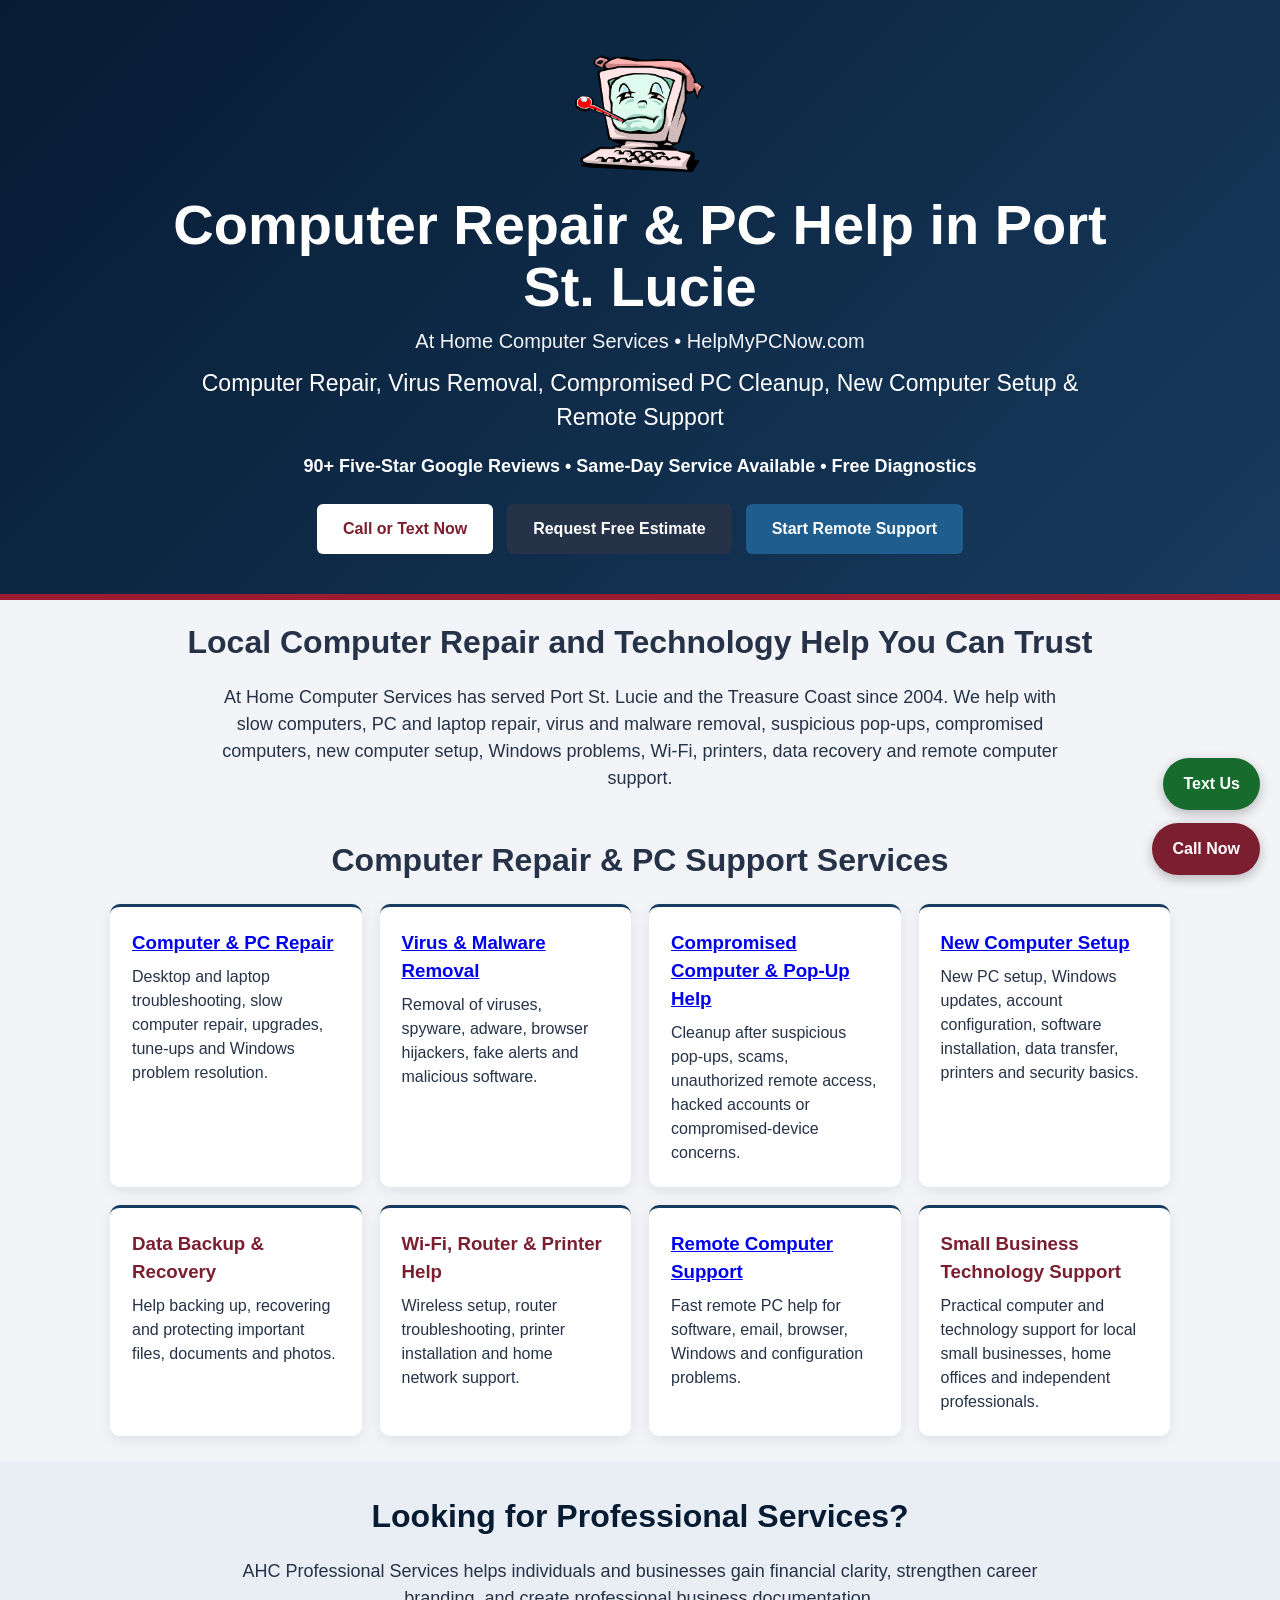
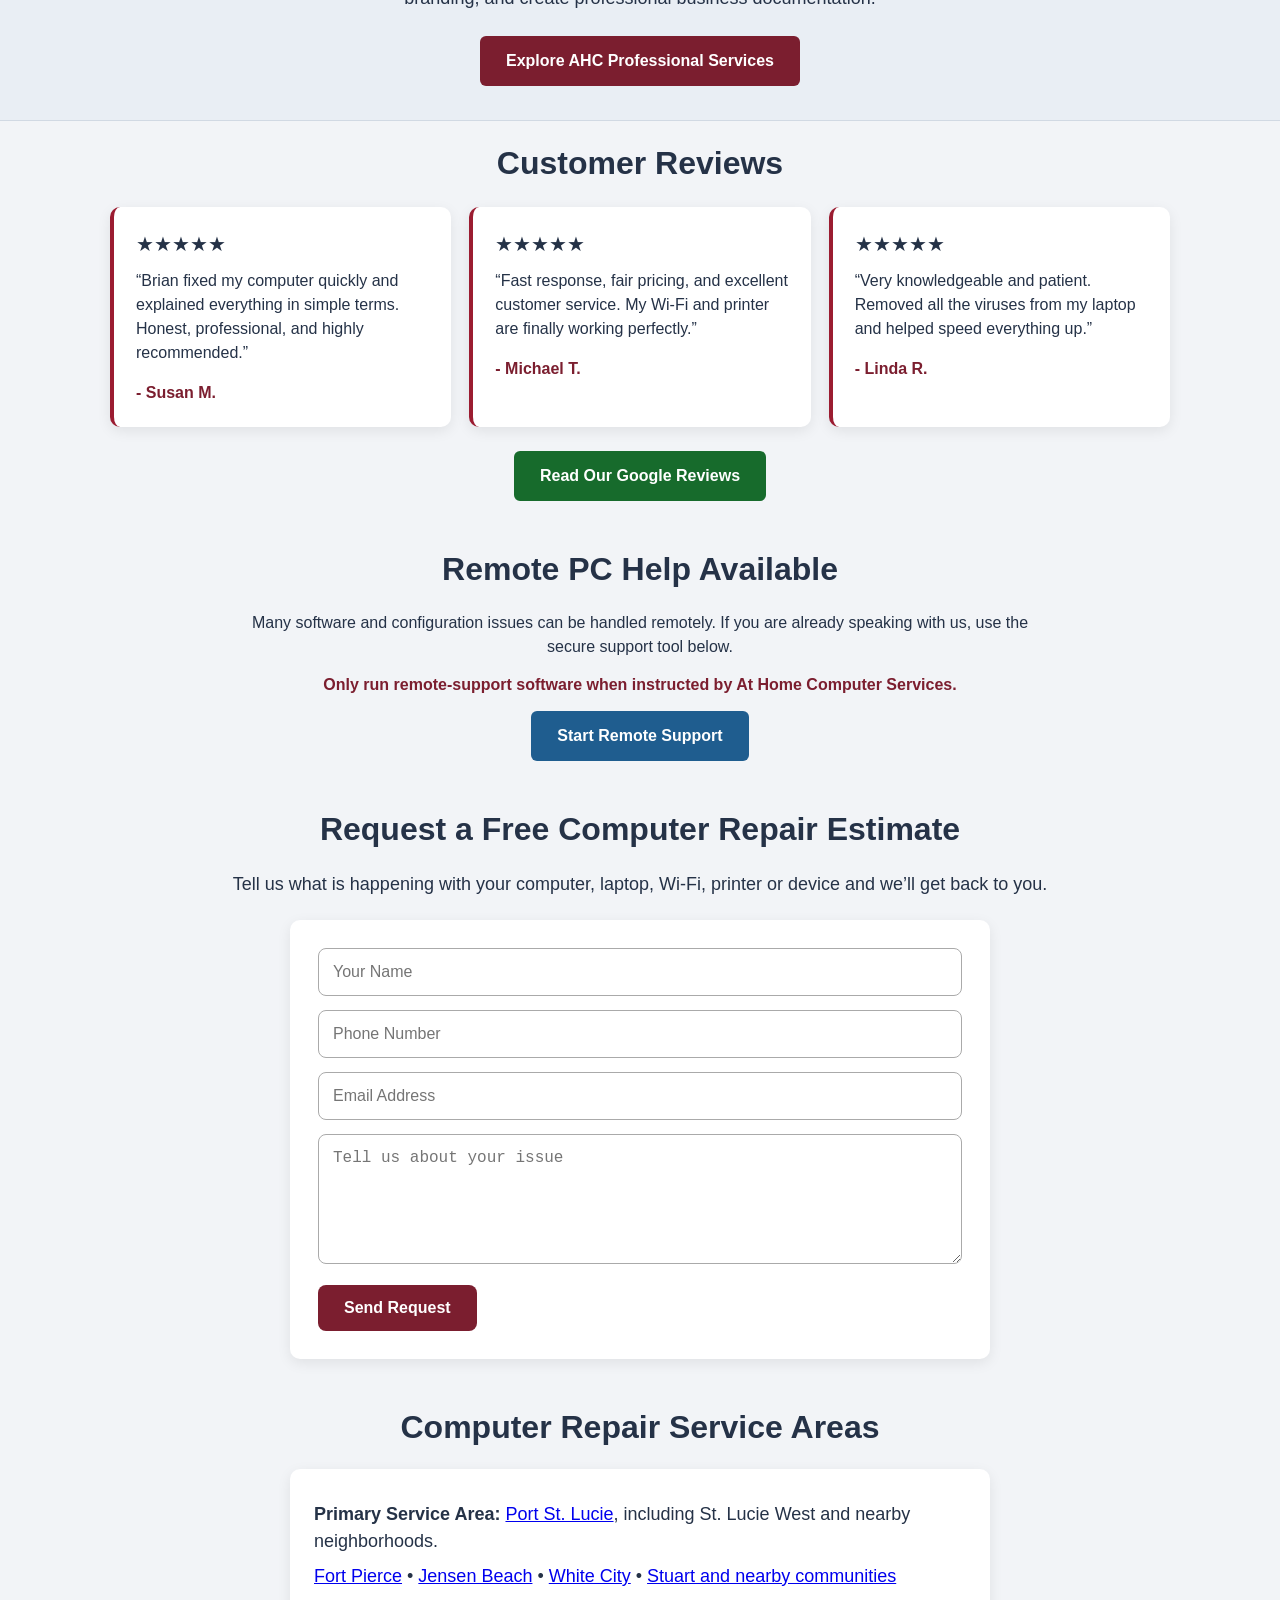
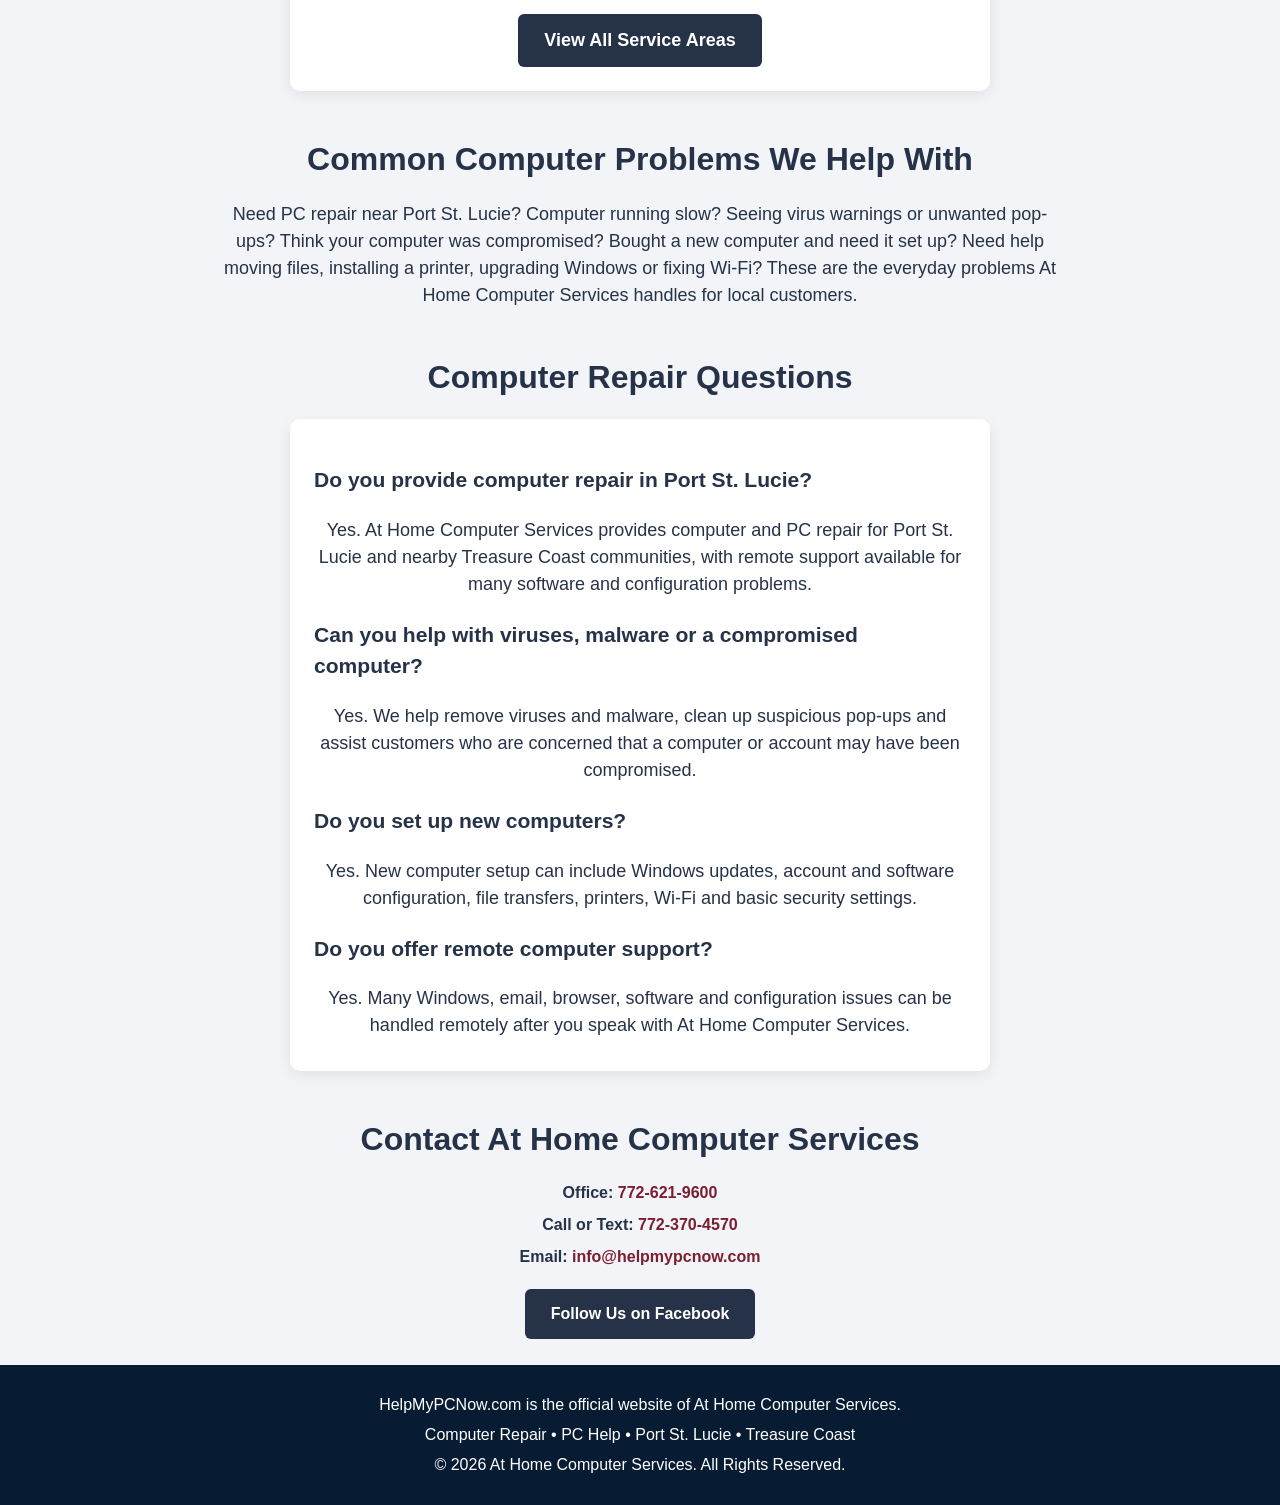
<file: index.html>
<!DOCTYPE html>
<html lang="en">
<head>
  <!-- Google tag (gtag.js) -->
  <script async src="https://www.googletagmanager.com/gtag/js?id=G-J7BKQBP8V1"></script>
  <script>
    window.dataLayer = window.dataLayer || [];
    function gtag(){dataLayer.push(arguments);}
    gtag('js', new Date());
    gtag('config', 'G-J7BKQBP8V1');
  </script>

  <meta charset="UTF-8" />
  <meta name="viewport" content="width=device-width, initial-scale=1.0" />
  <title>Computer Repair & PC Help Port St. Lucie | At Home Computer Services</title>
  <meta name="description" content="Computer repair and PC help in Port St. Lucie. Virus and malware removal, compromised computer cleanup, pop-up removal, new computer setup, Windows help, Wi-Fi, data recovery and remote support." />
  <meta name="robots" content="index, follow, max-image-preview:large" />
  <link rel="canonical" href="https://helpmypcnow.com/" />

  <meta property="og:type" content="website" />
  <meta property="og:site_name" content="At Home Computer Services | Help My PC Now" />
  <meta property="og:title" content="Computer Repair & PC Help Port St. Lucie | At Home Computer Services" />
  <meta property="og:description" content="Local computer repair, PC help, virus removal, compromised computer cleanup, new PC setup and remote support in Port St. Lucie and the Treasure Coast." />
  <meta property="og:url" content="https://helpmypcnow.com/" />
  <meta property="og:image" content="https://helpmypcnow.com/logo.png" />

  <meta name="twitter:card" content="summary" />
  <meta name="twitter:title" content="Computer Repair & PC Help Port St. Lucie | At Home Computer Services" />
  <meta name="twitter:description" content="Local computer repair, virus removal, compromised PC cleanup, new computer setup and remote support." />
  <meta name="twitter:image" content="https://helpmypcnow.com/logo.png" />

  <link rel="stylesheet" href="style.css" />
  <link rel="icon" type="image/png" href="logo.png" />

  <script type="application/ld+json">
  {
    "@context": "https://schema.org",
    "@type": ["LocalBusiness", "ProfessionalService"],
    "@id": "https://helpmypcnow.com/#business",
    "name": "At Home Computer Services",
    "alternateName": "Help My PC Now",
    "url": "https://helpmypcnow.com/",
    "logo": "https://helpmypcnow.com/logo.png",
    "image": "https://helpmypcnow.com/logo.png",
    "priceRange": "$",
    "telephone": "+1-772-621-9600",
    "email": "info@helpmypcnow.com",
    "description": "Local computer repair and PC help in Port St. Lucie including virus and malware removal, compromised computer cleanup, pop-up removal, new computer setup, Windows troubleshooting, data recovery, Wi-Fi support and remote computer support.",
    "foundingDate": "2004",
    "knowsAbout": ["Computer repair", "PC repair", "Windows troubleshooting", "Virus and malware removal", "Compromised computer cleanup", "New computer setup", "Data backup and recovery", "Wi-Fi troubleshooting", "Printer setup", "Remote computer support"],
    "areaServed": [
      {"@type": "City", "name": "Port St. Lucie"},
      {"@type": "Place", "name": "St. Lucie West, Florida"},
      {"@type": "City", "name": "Fort Pierce"},
      {"@type": "City", "name": "Jensen Beach"},
      {"@type": "Place", "name": "White City, Florida"},
      {"@type": "City", "name": "Stuart"}
    ],
    "sameAs": ["https://www.facebook.com/profile.php?id=61572577142483"],
    "hasOfferCatalog": {
      "@type": "OfferCatalog",
      "name": "Computer Repair and PC Support Services",
      "itemListElement": [
        {"@type": "Offer", "itemOffered": {"@type": "Service", "name": "Computer Repair and PC Repair"}},
        {"@type": "Offer", "itemOffered": {"@type": "Service", "name": "Virus and Malware Removal"}},
        {"@type": "Offer", "itemOffered": {"@type": "Service", "name": "Compromised Computer and Pop-Up Cleanup"}},
        {"@type": "Offer", "itemOffered": {"@type": "Service", "name": "New Computer Setup"}},
        {"@type": "Offer", "itemOffered": {"@type": "Service", "name": "Windows 11 Upgrade and Troubleshooting"}},
        {"@type": "Offer", "itemOffered": {"@type": "Service", "name": "Data Backup and Recovery"}},
        {"@type": "Offer", "itemOffered": {"@type": "Service", "name": "Wi-Fi, Router and Printer Setup"}},
        {"@type": "Offer", "itemOffered": {"@type": "Service", "name": "Remote Computer Support"}}
      ]
    }
  }
  </script>
  <script type="application/ld+json">
  {
    "@context": "https://schema.org",
    "@type": "FAQPage",
    "@id": "https://helpmypcnow.com/#faq",
    "mainEntity": [
      {
        "@type": "Question",
        "name": "Do you provide computer repair in Port St. Lucie?",
        "acceptedAnswer": {"@type": "Answer", "text": "Yes. At Home Computer Services provides computer and PC repair for Port St. Lucie and nearby Treasure Coast communities, with remote support available for many software and configuration problems."}
      },
      {
        "@type": "Question",
        "name": "Can you help with viruses, malware or a compromised computer?",
        "acceptedAnswer": {"@type": "Answer", "text": "Yes. At Home Computer Services helps remove viruses and malware, clean up suspicious pop-ups and assist customers who are concerned that a computer or account may have been compromised."}
      },
      {
        "@type": "Question",
        "name": "Do you set up new computers?",
        "acceptedAnswer": {"@type": "Answer", "text": "Yes. New computer setup can include Windows updates, account and software configuration, file transfers, printers, Wi-Fi and basic security settings."}
      },
      {
        "@type": "Question",
        "name": "Do you offer remote computer support?",
        "acceptedAnswer": {"@type": "Answer", "text": "Yes. Many Windows, email, browser, software and configuration issues can be handled remotely after you speak with At Home Computer Services."}
      }
    ]
  }
  </script>
</head>
<body>
  <a class="skip-link" href="#main-content">Skip to main content</a>
  <a href="sms:7723704570?body=Hi%20Brian,%20I%20need%20help%20with%20my%20computer." class="floating-text">Text Us</a>
  <a href="tel:7723704570" class="floating-call">Call Now</a>

  <header class="hero">
    <div class="hero-content">
      <img src="logo.png" alt="At Home Computer Services - Help My PC Now computer repair in Port St. Lucie" class="hero-logo">
      <h1>Computer Repair & PC Help in Port St. Lucie</h1>
      <p class="company-name">At Home Computer Services • HelpMyPCNow.com</p>
      <p class="subtitle">Computer Repair, Virus Removal, Compromised PC Cleanup, New Computer Setup & Remote Support</p>
      <p class="trust-line">90+ Five-Star Google Reviews • Same-Day Service Available • Free Diagnostics</p>
      <div class="hero-buttons">
        <a href="tel:7723704570" class="btn primary">Call or Text Now</a>
        <a href="#estimate" class="btn secondary">Request Free Estimate</a>
        <a href="https://sos.splashtop.com" target="_blank" rel="noopener noreferrer" class="btn remote">Start Remote Support</a>
      </div>
    </div>
  </header>

  <main id="main-content">
    <section class="intro">
      <h2>Local Computer Repair and Technology Help You Can Trust</h2>
      <p>At Home Computer Services has served Port St. Lucie and the Treasure Coast since 2004. We help with slow computers, PC and laptop repair, virus and malware removal, suspicious pop-ups, compromised computers, new computer setup, Windows problems, Wi-Fi, printers, data recovery and remote computer support.</p>
    </section>

    <section class="services">
      <h2>Computer Repair & PC Support Services</h2>
      <div class="grid">
        <div class="card"><h3><a href="/services/computer-repair/">Computer & PC Repair</a></h3><p>Desktop and laptop troubleshooting, slow computer repair, upgrades, tune-ups and Windows problem resolution.</p></div>
        <div class="card"><h3><a href="/services/virus-malware-removal/">Virus & Malware Removal</a></h3><p>Removal of viruses, spyware, adware, browser hijackers, fake alerts and malicious software.</p></div>
        <div class="card"><h3><a href="/services/compromised-computer-help/">Compromised Computer & Pop-Up Help</a></h3><p>Cleanup after suspicious pop-ups, scams, unauthorized remote access, hacked accounts or compromised-device concerns.</p></div>
        <div class="card"><h3><a href="/services/new-computer-setup/">New Computer Setup</a></h3><p>New PC setup, Windows updates, account configuration, software installation, data transfer, printers and security basics.</p></div>
        <div class="card"><h3>Data Backup & Recovery</h3><p>Help backing up, recovering and protecting important files, documents and photos.</p></div>
        <div class="card"><h3>Wi-Fi, Router & Printer Help</h3><p>Wireless setup, router troubleshooting, printer installation and home network support.</p></div>
        <div class="card"><h3><a href="/services/remote-computer-support/">Remote Computer Support</a></h3><p>Fast remote PC help for software, email, browser, Windows and configuration problems.</p></div>
        <div class="card"><h3>Small Business Technology Support</h3><p>Practical computer and technology support for local small businesses, home offices and independent professionals.</p></div>
      </div>
    </section>

    <section class="professional-services-banner" aria-labelledby="professional-services-heading">
      <h2 id="professional-services-heading">Looking for Professional Services?</h2>
      <p class="section-text">AHC Professional Services helps individuals and businesses gain financial clarity, strengthen career branding, and create professional business documentation.</p>
      <div class="review-button-wrap"><a href="/professional-services/" class="btn secondary">Explore AHC Professional Services</a></div>
    </section>

    <section class="reviews">
      <h2>Customer Reviews</h2>
      <div class="review-grid">
        <div class="review-card"><div class="stars">★★★★★</div><p>“Brian fixed my computer quickly and explained everything in simple terms. Honest, professional, and highly recommended.”</p><p class="reviewer">- Susan M.</p></div>
        <div class="review-card"><div class="stars">★★★★★</div><p>“Fast response, fair pricing, and excellent customer service. My Wi-Fi and printer are finally working perfectly.”</p><p class="reviewer">- Michael T.</p></div>
        <div class="review-card"><div class="stars">★★★★★</div><p>“Very knowledgeable and patient. Removed all the viruses from my laptop and helped speed everything up.”</p><p class="reviewer">- Linda R.</p></div>
      </div>
      <div class="review-button-wrap"><a href="https://www.google.com/search?q=At+Home+Computer+Services+Port+St.+Lucie+reviews" target="_blank" rel="noopener noreferrer" class="btn google-review-btn">Read Our Google Reviews</a></div>
    </section>

    <section class="remote-support">
      <h2>Remote PC Help Available</h2>
      <p>Many software and configuration issues can be handled remotely. If you are already speaking with us, use the secure support tool below.</p>
      <p class="note">Only run remote-support software when instructed by At Home Computer Services.</p>
      <a href="https://sos.splashtop.com" target="_blank" rel="noopener noreferrer" class="btn remote">Start Remote Support</a>
    </section>

    <section id="estimate" class="estimate">
      <h2>Request a Free Computer Repair Estimate</h2>
      <p class="section-text">Tell us what is happening with your computer, laptop, Wi-Fi, printer or device and we’ll get back to you.</p>
      <form action="https://formspree.io/f/xwvygnjo" method="POST">
        <input type="text" name="name" placeholder="Your Name" aria-label="Your Name" autocomplete="name" required />
        <input type="tel" name="phone" placeholder="Phone Number" aria-label="Phone Number" autocomplete="tel" />
        <input type="email" name="email" placeholder="Email Address" aria-label="Email Address" autocomplete="email" required />
        <textarea name="message" placeholder="Tell us about your issue" aria-label="Tell us about your issue" required></textarea>
        <button type="submit">Send Request</button>
      </form>
    </section>

    <section class="service-areas">
      <h2>Computer Repair Service Areas</h2>
      <div class="why-box">
        <p><strong>Primary Service Area:</strong> <a href="/service-areas/#port-st-lucie">Port St. Lucie</a>, including St. Lucie West and nearby neighborhoods.</p>
        <p><a href="/service-areas/#fort-pierce">Fort Pierce</a> • <a href="/service-areas/#jensen-beach">Jensen Beach</a> • <a href="/service-areas/#white-city">White City</a> • <a href="/service-areas/#stuart">Stuart and nearby communities</a></p>
        <div class="review-button-wrap"><a href="/service-areas/" class="btn secondary">View All Service Areas</a></div>
      </div>
    </section>

    <section class="intro">
      <h2>Common Computer Problems We Help With</h2>
      <p>Need PC repair near Port St. Lucie? Computer running slow? Seeing virus warnings or unwanted pop-ups? Think your computer was compromised? Bought a new computer and need it set up? Need help moving files, installing a printer, upgrading Windows or fixing Wi-Fi? These are the everyday problems At Home Computer Services handles for local customers.</p>
    </section>

    <section class="intro" aria-labelledby="faq-heading">
      <h2 id="faq-heading">Computer Repair Questions</h2>
      <div class="why-box">
        <h3>Do you provide computer repair in Port St. Lucie?</h3>
        <p>Yes. At Home Computer Services provides computer and PC repair for Port St. Lucie and nearby Treasure Coast communities, with remote support available for many software and configuration problems.</p>
        <h3>Can you help with viruses, malware or a compromised computer?</h3>
        <p>Yes. We help remove viruses and malware, clean up suspicious pop-ups and assist customers who are concerned that a computer or account may have been compromised.</p>
        <h3>Do you set up new computers?</h3>
        <p>Yes. New computer setup can include Windows updates, account and software configuration, file transfers, printers, Wi-Fi and basic security settings.</p>
        <h3>Do you offer remote computer support?</h3>
        <p>Yes. Many Windows, email, browser, software and configuration issues can be handled remotely after you speak with At Home Computer Services.</p>
      </div>
    </section>

    <section class="contact">
      <h2>Contact At Home Computer Services</h2>
      <p><strong>Office:</strong> <a href="tel:7726219600">772-621-9600</a></p>
      <p><strong>Call or Text:</strong> <a href="tel:7723704570">772-370-4570</a></p>
      <p><strong>Email:</strong> <a href="mailto:info@helpmypcnow.com">info@helpmypcnow.com</a></p>
      <div style="margin-top:20px;"><a href="https://www.facebook.com/profile.php?id=61572577142483" target="_blank" rel="noopener noreferrer" class="btn secondary">Follow Us on Facebook</a></div>
    </section>
  </main>

  <footer>
    <p>HelpMyPCNow.com is the official website of At Home Computer Services.</p>
    <p>Computer Repair • PC Help • Port St. Lucie • Treasure Coast</p>
    <p>© 2026 At Home Computer Services. All Rights Reserved.</p>
  </footer>

  <script>
    document.addEventListener('click', function (event) {
      const link = event.target.closest('a');
      if (!link || typeof gtag !== 'function') return;
      const href = link.getAttribute('href') || '';
      if (href.startsWith('tel:')) {
        gtag('event', 'phone_click', { link_url: href, link_text: link.textContent.trim() });
      } else if (href.startsWith('sms:')) {
        gtag('event', 'text_click', { link_url: href, link_text: link.textContent.trim() });
      } else if (href === '#estimate') {
        gtag('event', 'estimate_click', { link_text: link.textContent.trim() });
      } else if (href.includes('sos.splashtop.com')) {
        gtag('event', 'remote_support_click', { link_url: href, link_text: link.textContent.trim() });
      }
    });
    document.querySelectorAll('form[action*="formspree.io"]').forEach(function (form) {
      form.addEventListener('submit', function () {
        if (typeof gtag === 'function') {
          gtag('event', 'generate_lead', { form_name: 'free_estimate' });
        }
      });
    });
  </script>
</body>
</html>
</file>
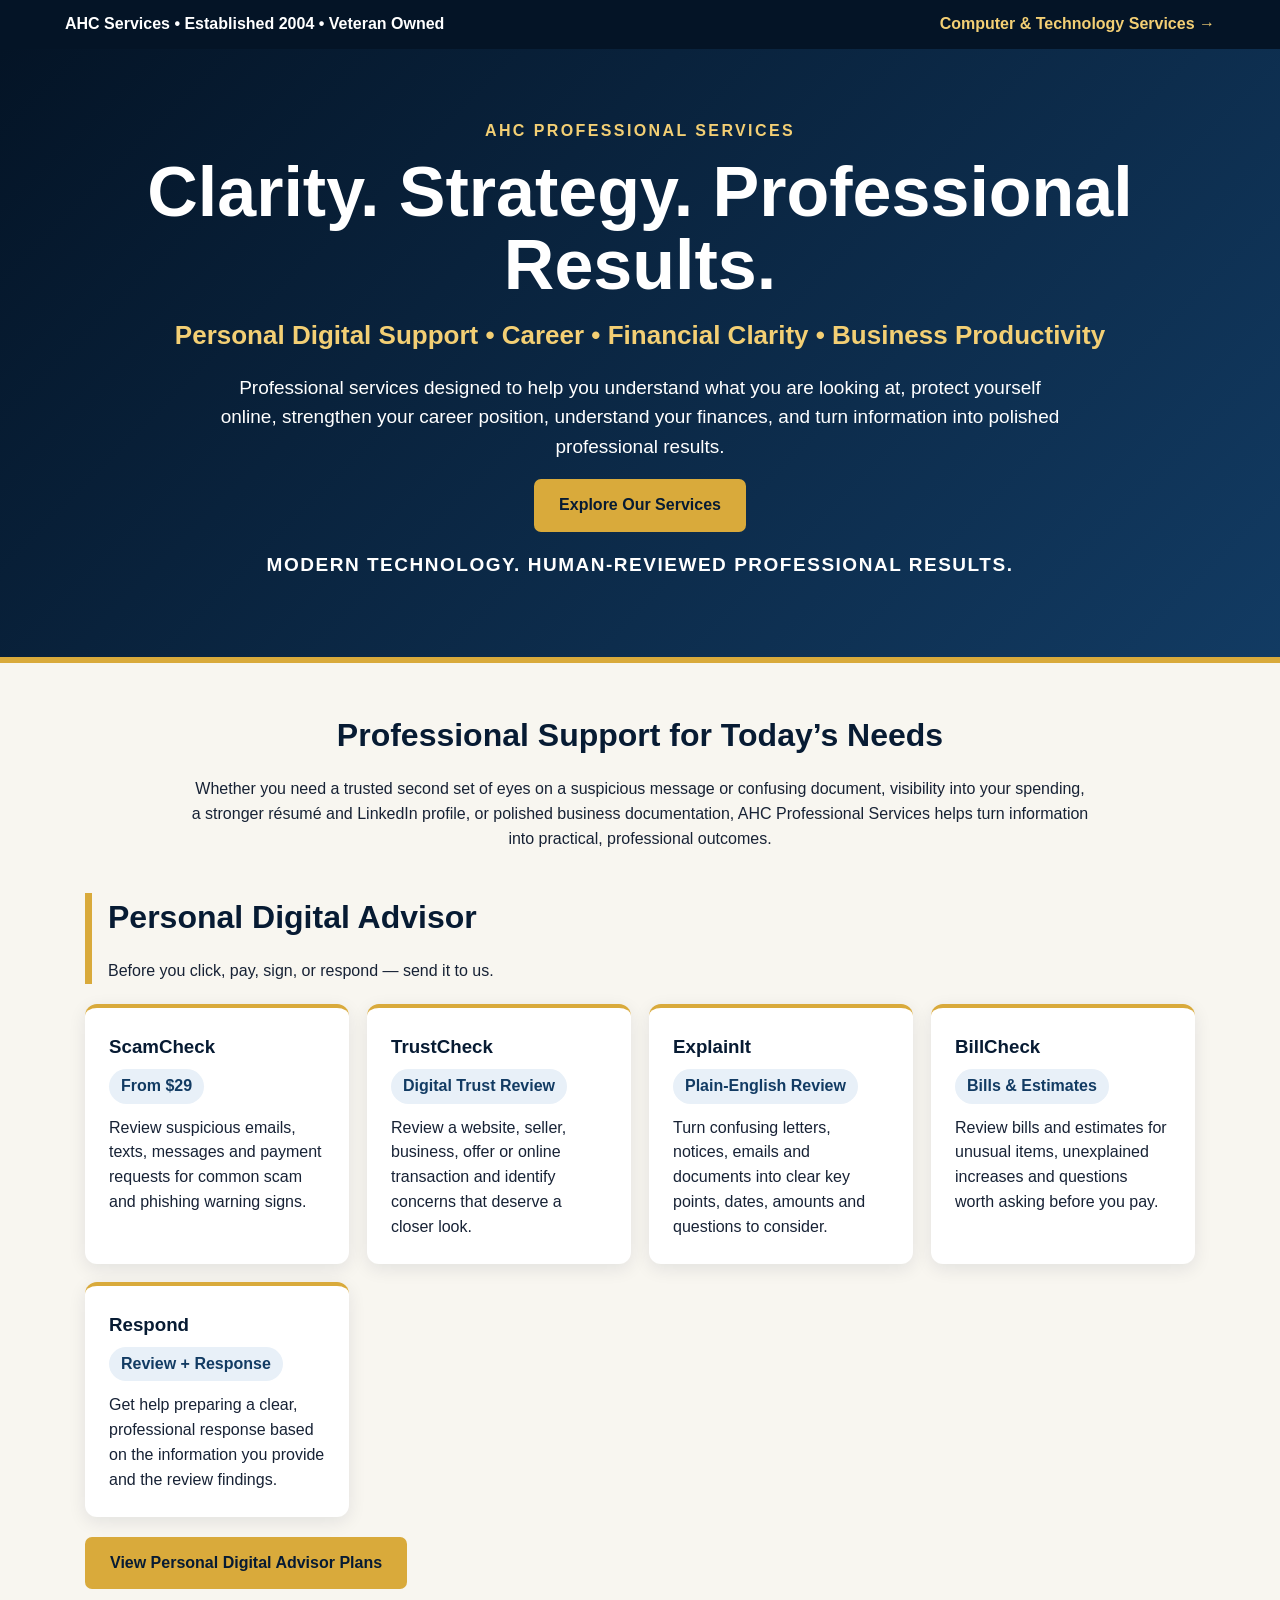
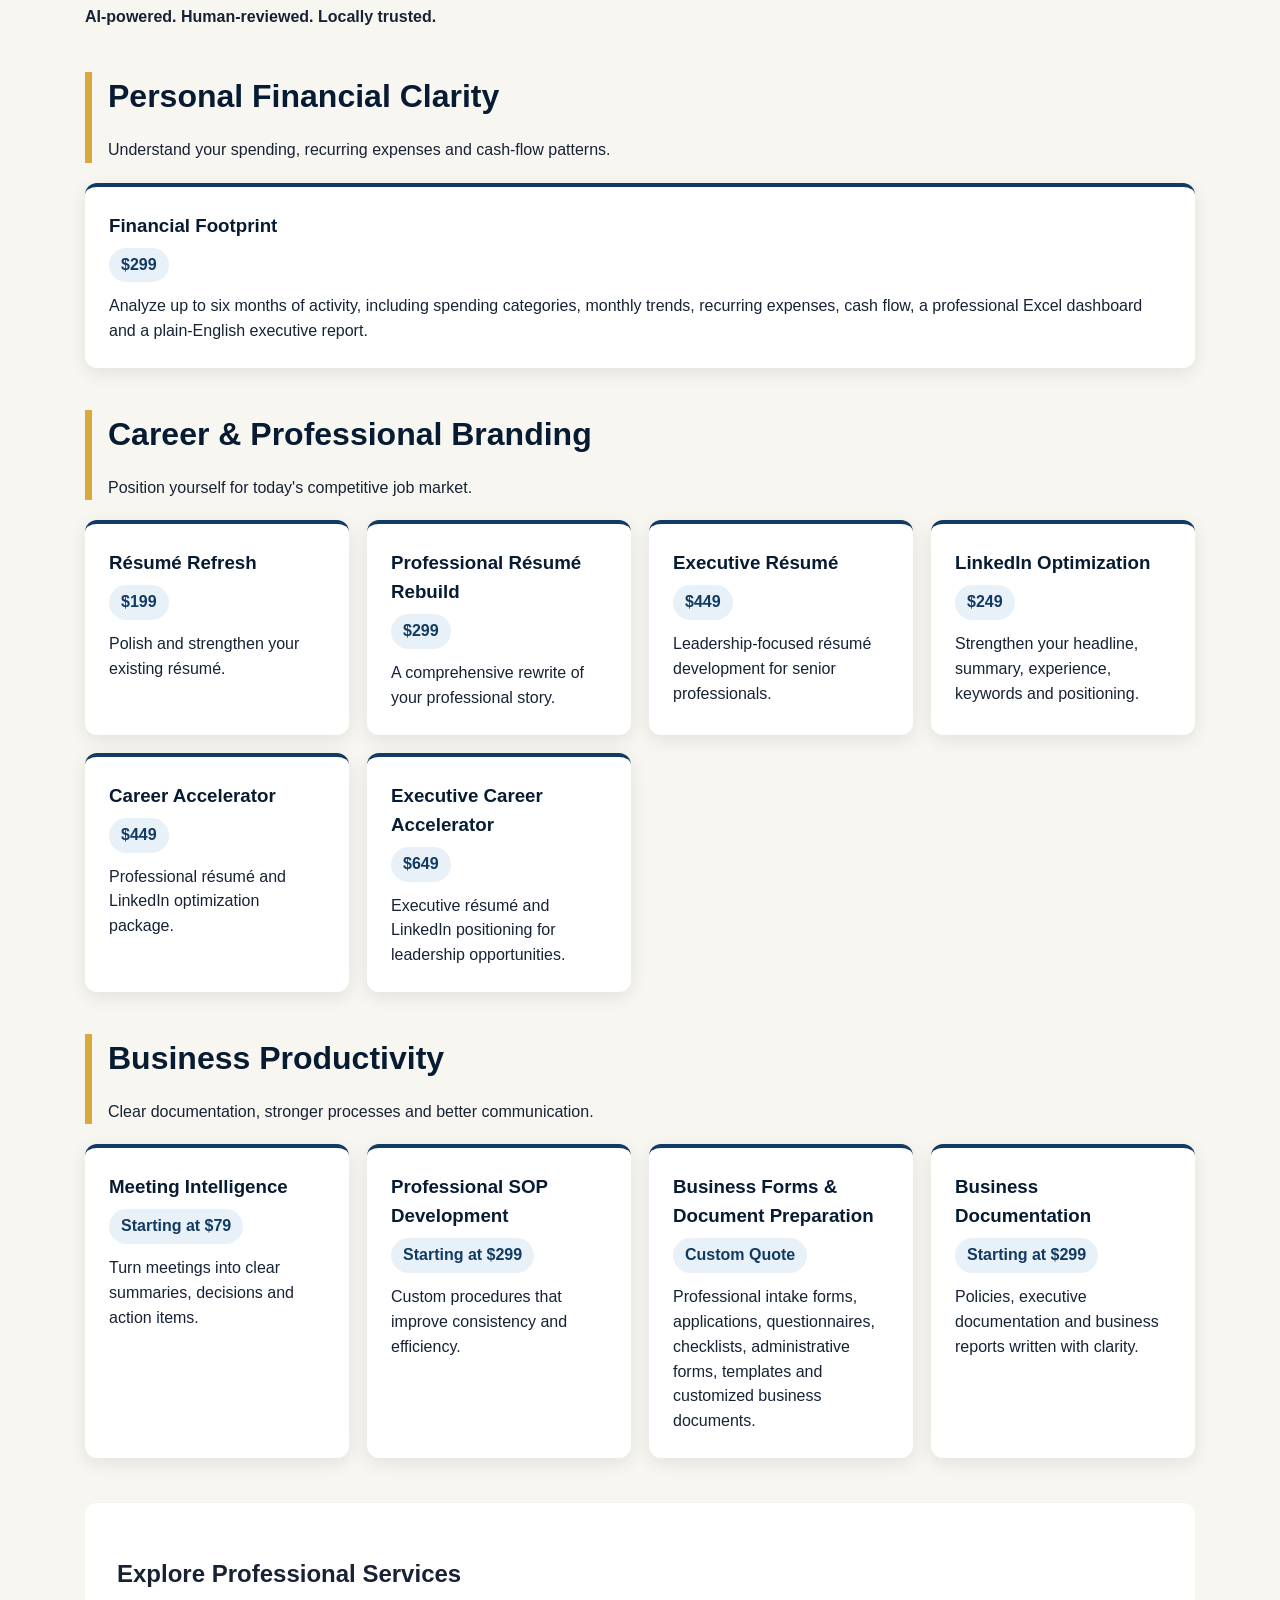
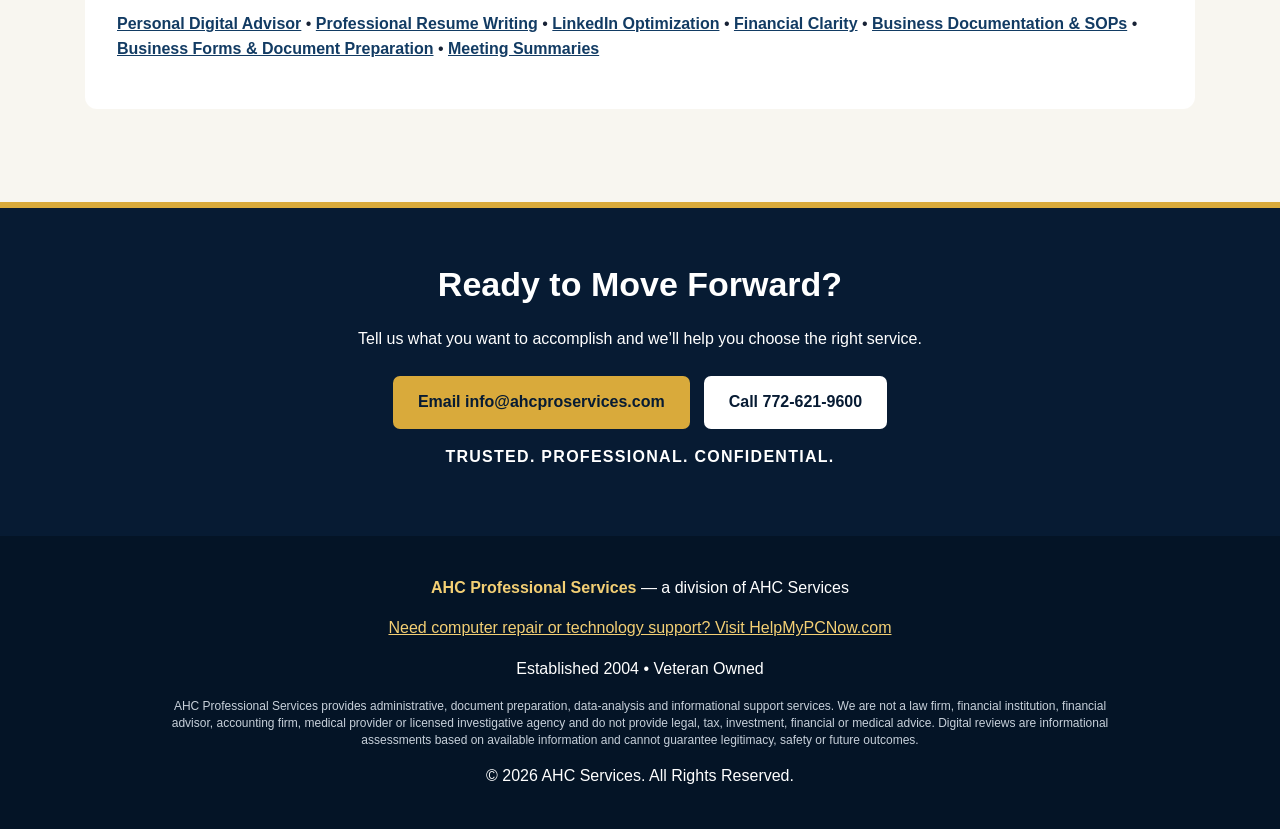
<file: professional-services/index.html>
<!DOCTYPE html>
<html lang="en">
<head>
  <!-- Google tag (gtag.js) -->
  <script async src="https://www.googletagmanager.com/gtag/js?id=G-J7BKQBP8V1"></script>
  <script>
    window.dataLayer = window.dataLayer || [];
    function gtag(){dataLayer.push(arguments);}
    gtag('js', new Date());
    gtag('config', 'G-J7BKQBP8V1');
  </script>

<meta charset="UTF-8"><meta name="viewport" content="width=device-width,initial-scale=1">
<title>AHC Professional Services | Personal Digital Support, Resumes, Financial Clarity & Business Documentation</title>
<meta name="description" content="AHC Professional Services helps individuals and businesses with personal digital support, scam and document reviews, professional resumes, LinkedIn optimization, financial clarity reports, SOPs, meeting summaries and business documentation.">
<meta name="robots" content="index, follow, max-image-preview:large">
<link rel="canonical" href="https://helpmypcnow.com/professional-services/">
<meta property="og:type" content="website">
<meta property="og:site_name" content="AHC Professional Services">
<meta property="og:title" content="AHC Professional Services | Clarity, Strategy, Professional Results">
<meta property="og:description" content="Personal digital support, career branding, financial clarity and business productivity services from AHC Professional Services.">
<meta property="og:url" content="https://helpmypcnow.com/professional-services/">
<meta property="og:image" content="https://helpmypcnow.com/logo.png">
<meta name="twitter:card" content="summary">
<meta name="twitter:title" content="AHC Professional Services | Clarity, Strategy, Professional Results">
<meta name="twitter:description" content="Personal digital support, career branding, financial clarity and business productivity services.">
<meta name="twitter:image" content="https://helpmypcnow.com/logo.png">
<link rel="icon" href="../logo.png">
<script type="application/ld+json">{"@context":"https://schema.org","@type":"ProfessionalService","name":"AHC Professional Services","url":"https://helpmypcnow.com/professional-services/","logo":"https://helpmypcnow.com/logo.png","telephone":"+1-772-621-9600","email":"info@ahcproservices.com","description":"Personal digital support, administrative document preparation, data analysis, career branding and business productivity services.","parentOrganization":{"@type":"Organization","name":"AHC Services","foundingDate":"2004"},"hasOfferCatalog":{"@type":"OfferCatalog","name":"AHC Professional Services","itemListElement":[{"@type":"Offer","itemOffered":{"@type":"Service","name":"Personal Digital Advisor"}},{"@type":"Offer","itemOffered":{"@type":"Service","name":"ScamCheck and TrustCheck"}},{"@type":"Offer","itemOffered":{"@type":"Service","name":"Document Explanation and Bill Review"}},{"@type":"Offer","itemOffered":{"@type":"Service","name":"Financial Footprint and Financial Clarity Reports"}},{"@type":"Offer","itemOffered":{"@type":"Service","name":"Professional and Executive Resume Writing"}},{"@type":"Offer","itemOffered":{"@type":"Service","name":"LinkedIn Profile Optimization"}},{"@type":"Offer","itemOffered":{"@type":"Service","name":"Meeting Summaries"}},{"@type":"Offer","itemOffered":{"@type":"Service","name":"SOP Development"}},{"@type":"Offer","itemOffered":{"@type":"Service","name":"Business Forms and Document Preparation"}},{"@type":"Offer","itemOffered":{"@type":"Service","name":"Business Documentation"}}]}}</script>
<style>:root{--navy:#071b33;--blue:#123b63;--gold:#d9aa3b;--cream:#f8f6f0;--ink:#172235}*{box-sizing:border-box}body{margin:0;font-family:Arial,Helvetica,sans-serif;background:var(--cream);color:var(--ink);line-height:1.55}.top{background:#041426;color:#fff;padding:12px 20px}.top div{max-width:1150px;margin:auto;display:flex;justify-content:space-between;gap:20px}.top a{color:#fff;text-decoration:none;font-weight:700}.top .back{color:#f3cf74}.hero{background:linear-gradient(135deg,#041426,#123b63);color:#fff;text-align:center;padding:70px 20px 60px;border-bottom:6px solid var(--gold)}.eyebrow{color:#f3cf74;font-weight:800;letter-spacing:.15em}.hero h1{font-size:clamp(40px,7vw,70px);line-height:1.05;margin:12px 0}.tag{font-size:clamp(18px,3vw,26px);font-weight:700;color:#f3cf74}.hero p{max-width:840px;margin:18px auto;font-size:19px}.btn{display:inline-block;padding:14px 25px;border-radius:7px;text-decoration:none;font-weight:800;background:var(--gold);color:var(--navy)}main{max-width:1150px;margin:auto;padding:48px 20px}.intro{text-align:center;max-width:900px;margin:0 auto 35px}.intro h2,.category h2{color:var(--navy);font-size:32px;margin:0 0 10px}.category{margin:42px 0}.category-head{border-left:7px solid var(--gold);padding-left:16px}.grid{display:grid;grid-template-columns:repeat(auto-fit,minmax(250px,1fr));gap:18px;margin-top:20px}.card{background:#fff;border-radius:12px;padding:24px;box-shadow:0 5px 18px rgba(7,27,51,.09);border-top:4px solid var(--blue)}.card.featured{border-top-color:var(--gold)}.card h3{margin:0 0 8px;color:var(--navy)}.card h3 a{color:var(--navy);text-decoration:none}.price{display:inline-block;background:#e8f0f8;color:var(--blue);font-weight:800;border-radius:20px;padding:5px 12px;margin-bottom:12px}.card p{margin:0}.seo-links{background:#fff;padding:32px;border-radius:12px;margin:45px 0}.seo-links a{color:var(--blue);font-weight:700}.cta{background:var(--navy);color:#fff;text-align:center;padding:50px 20px;border-top:6px solid var(--gold)}.cta h2{font-size:34px;margin:0}.buttons{display:flex;justify-content:center;gap:14px;flex-wrap:wrap;margin-top:24px}.btn.white{background:#fff}.trust{font-weight:800;letter-spacing:.08em}.footer{background:#041426;color:#fff;text-align:center;padding:24px}.footer strong{color:#f3cf74}.disclaimer{max-width:950px;margin:15px auto 0;font-size:12px;line-height:1.4;color:#c7d0da}a:focus-visible{outline:3px solid #fff;outline-offset:3px}@media(max-width:650px){.top div{flex-direction:column;text-align:center;gap:5px}.hero{padding:48px 18px}main{padding:36px 17px}.btn{width:100%;max-width:340px}}</style>
</head>
<body>
<nav class="top"><div><a href="/">AHC Services • Established 2004 • Veteran Owned</a><a class="back" href="/">Computer & Technology Services →</a></div></nav>
<header class="hero"><div class="eyebrow">AHC PROFESSIONAL SERVICES</div><h1>Clarity. Strategy. Professional Results.</h1><div class="tag">Personal Digital Support • Career • Financial Clarity • Business Productivity</div><p>Professional services designed to help you understand what you are looking at, protect yourself online, strengthen your career position, understand your finances, and turn information into polished professional results.</p><a class="btn" href="#services">Explore Our Services</a><p class="trust">MODERN TECHNOLOGY. HUMAN-REVIEWED PROFESSIONAL RESULTS.</p></header>
<main id="services">
<section class="intro"><h2>Professional Support for Today’s Needs</h2><p>Whether you need a trusted second set of eyes on a suspicious message or confusing document, visibility into your spending, a stronger résumé and LinkedIn profile, or polished business documentation, AHC Professional Services helps turn information into practical, professional outcomes.</p></section>
<section class="category"><div class="category-head"><h2>Personal Digital Advisor</h2><p>Before you click, pay, sign, or respond — send it to us.</p></div><div class="grid">
<article class="card featured"><h3><a href="https://ahcproservices.com/services/personal-digital-advisor/">ScamCheck</a></h3><span class="price">From $29</span><p>Review suspicious emails, texts, messages and payment requests for common scam and phishing warning signs.</p></article>
<article class="card featured"><h3><a href="https://ahcproservices.com/services/personal-digital-advisor/">TrustCheck</a></h3><span class="price">Digital Trust Review</span><p>Review a website, seller, business, offer or online transaction and identify concerns that deserve a closer look.</p></article>
<article class="card featured"><h3><a href="https://ahcproservices.com/services/personal-digital-advisor/">ExplainIt</a></h3><span class="price">Plain-English Review</span><p>Turn confusing letters, notices, emails and documents into clear key points, dates, amounts and questions to consider.</p></article>
<article class="card featured"><h3><a href="https://ahcproservices.com/services/personal-digital-advisor/">BillCheck</a></h3><span class="price">Bills & Estimates</span><p>Review bills and estimates for unusual items, unexplained increases and questions worth asking before you pay.</p></article>
<article class="card featured"><h3><a href="https://ahcproservices.com/services/personal-digital-advisor/">Respond</a></h3><span class="price">Review + Response</span><p>Get help preparing a clear, professional response based on the information you provide and the review findings.</p></article>
</div><p style="margin-top:20px"><a class="btn" href="https://ahcproservices.com/services/personal-digital-advisor/">View Personal Digital Advisor Plans</a></p><p><strong>AI-powered. Human-reviewed. Locally trusted.</strong></p></section>
<section class="category"><div class="category-head"><h2>Personal Financial Clarity</h2><p>Understand your spending, recurring expenses and cash-flow patterns.</p></div><div class="grid"><article class="card"><h3>Financial Footprint</h3><span class="price">$299</span><p>Analyze up to six months of activity, including spending categories, monthly trends, recurring expenses, cash flow, a professional Excel dashboard and a plain-English executive report.</p></article></div></section>
<section class="category"><div class="category-head"><h2>Career & Professional Branding</h2><p>Position yourself for today's competitive job market.</p></div><div class="grid"><article class="card"><h3>Résumé Refresh</h3><span class="price">$199</span><p>Polish and strengthen your existing résumé.</p></article><article class="card"><h3>Professional Résumé Rebuild</h3><span class="price">$299</span><p>A comprehensive rewrite of your professional story.</p></article><article class="card"><h3>Executive Résumé</h3><span class="price">$449</span><p>Leadership-focused résumé development for senior professionals.</p></article><article class="card"><h3>LinkedIn Optimization</h3><span class="price">$249</span><p>Strengthen your headline, summary, experience, keywords and positioning.</p></article><article class="card"><h3>Career Accelerator</h3><span class="price">$449</span><p>Professional résumé and LinkedIn optimization package.</p></article><article class="card"><h3>Executive Career Accelerator</h3><span class="price">$649</span><p>Executive résumé and LinkedIn positioning for leadership opportunities.</p></article></div></section>
<section class="category"><div class="category-head"><h2>Business Productivity</h2><p>Clear documentation, stronger processes and better communication.</p></div><div class="grid"><article class="card"><h3>Meeting Intelligence</h3><span class="price">Starting at $79</span><p>Turn meetings into clear summaries, decisions and action items.</p></article><article class="card"><h3>Professional SOP Development</h3><span class="price">Starting at $299</span><p>Custom procedures that improve consistency and efficiency.</p></article><article class="card"><h3><a href="https://ahcproservices.com/services/business-forms/">Business Forms & Document Preparation</a></h3><span class="price">Custom Quote</span><p>Professional intake forms, applications, questionnaires, checklists, administrative forms, templates and customized business documents.</p></article><article class="card"><h3>Business Documentation</h3><span class="price">Starting at $299</span><p>Policies, executive documentation and business reports written with clarity.</p></article></div></section>
<section class="seo-links"><h2>Explore Professional Services</h2><p><a href="https://ahcproservices.com/services/personal-digital-advisor/">Personal Digital Advisor</a> • <a href="https://ahcproservices.com/services/resume-writing/">Professional Resume Writing</a> • <a href="https://ahcproservices.com/services/linkedin-optimization/">LinkedIn Optimization</a> • <a href="https://ahcproservices.com/services/financial-clarity/">Financial Clarity</a> • <a href="https://ahcproservices.com/services/business-documentation/">Business Documentation & SOPs</a> • <a href="https://ahcproservices.com/services/business-forms/">Business Forms & Document Preparation</a> • <a href="https://ahcproservices.com/services/meeting-summaries/">Meeting Summaries</a></p></section>
</main>
<section class="cta"><h2>Ready to Move Forward?</h2><p>Tell us what you want to accomplish and we’ll help you choose the right service.</p><div class="buttons"><a class="btn" href="mailto:info@ahcproservices.com?subject=AHC%20Professional%20Services%20Inquiry">Email info@ahcproservices.com</a><a class="btn white" href="tel:7726219600">Call 772-621-9600</a></div><p class="trust">TRUSTED. PROFESSIONAL. CONFIDENTIAL.</p></section>
<footer class="footer"><p><strong>AHC Professional Services</strong> — a division of AHC Services</p><p><a href="https://helpmypcnow.com/" style="color:#f3cf74">Need computer repair or technology support? Visit HelpMyPCNow.com</a></p><p>Established 2004 • Veteran Owned</p><p class="disclaimer">AHC Professional Services provides administrative, document preparation, data-analysis and informational support services. We are not a law firm, financial institution, financial advisor, accounting firm, medical provider or licensed investigative agency and do not provide legal, tax, investment, financial or medical advice. Digital reviews are informational assessments based on available information and cannot guarantee legitimacy, safety or future outcomes.</p><p>© 2026 AHC Services. All Rights Reserved.</p></footer>
</body></html>
</file>
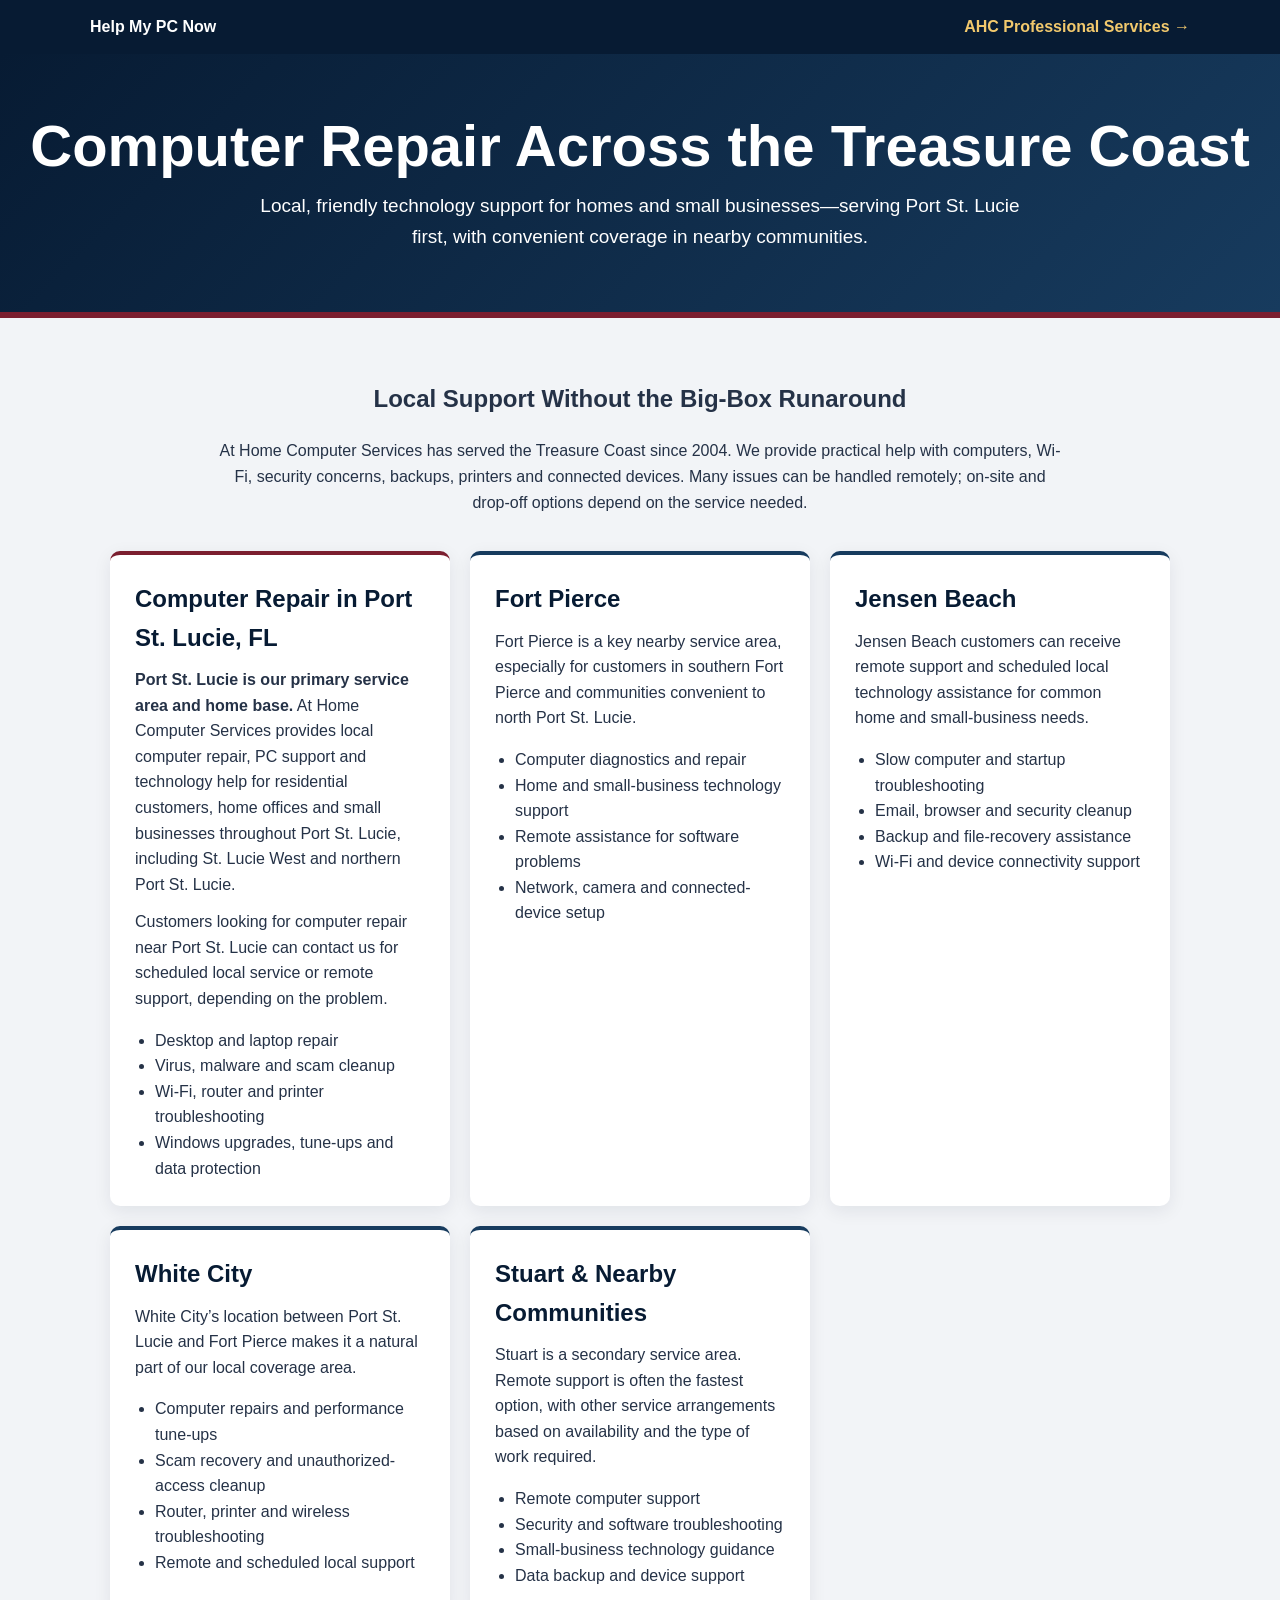
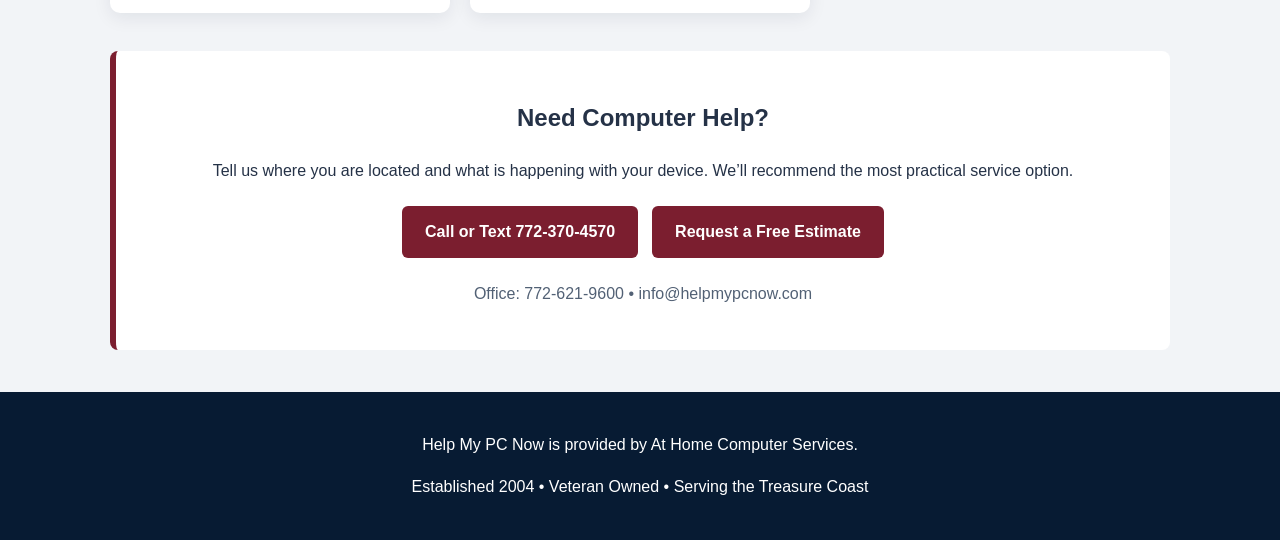
<file: service-areas/index.html>
<!DOCTYPE html>
<html lang="en">
<head>
  <!-- Google tag (gtag.js) -->
  <script async src="https://www.googletagmanager.com/gtag/js?id=G-J7BKQBP8V1"></script>
  <script>
    window.dataLayer = window.dataLayer || [];
    function gtag(){dataLayer.push(arguments);}
    gtag('js', new Date());
    gtag('config', 'G-J7BKQBP8V1');
  </script>

<meta charset="UTF-8"><meta name="viewport" content="width=device-width,initial-scale=1">
<title>Computer Repair Service Areas | Port St. Lucie & Treasure Coast</title>
<meta name="description" content="Local computer repair and technology support in Port St. Lucie, Fort Pierce, Jensen Beach, White City and nearby Treasure Coast communities.">
<meta name="robots" content="index, follow, max-image-preview:large">
<link rel="canonical" href="https://helpmypcnow.com/service-areas/">
<meta property="og:type" content="website"><meta property="og:site_name" content="Help My PC Now">
<meta property="og:title" content="Computer Repair Service Areas | Treasure Coast">
<meta property="og:description" content="Local computer repair and technology support across Port St. Lucie, Fort Pierce, Jensen Beach and White City.">
<meta property="og:url" content="https://helpmypcnow.com/service-areas/"><meta property="og:image" content="https://helpmypcnow.com/logo.png">
<link rel="icon" href="../logo.png">
<style>
:root{--navy:#071b33;--blue:#173b5e;--burgundy:#7b1e2f;--bg:#f2f4f7;--ink:#253247}*{box-sizing:border-box}body{margin:0;font-family:"Segoe UI",Arial,sans-serif;background:var(--bg);color:var(--ink);line-height:1.6}.top{background:#071b33;color:white;padding:14px 20px}.top div{max-width:1100px;margin:auto;display:flex;justify-content:space-between;gap:20px}.top a{color:white;text-decoration:none;font-weight:700}.top a:last-child{color:#f2c96d}.hero{background:linear-gradient(135deg,var(--navy),var(--blue));color:white;text-align:center;padding:60px 20px;border-bottom:6px solid var(--burgundy)}.hero h1{font-size:clamp(36px,6vw,58px);line-height:1.1;margin:0 0 14px}.hero p{max-width:800px;margin:auto;font-size:19px}main{max-width:1100px;margin:auto;padding:42px 20px}.intro{text-align:center;max-width:850px;margin:0 auto 36px}.grid{display:grid;grid-template-columns:repeat(auto-fit,minmax(280px,1fr));gap:20px}.area{background:white;border-radius:10px;padding:25px;border-top:4px solid var(--blue);box-shadow:0 5px 18px rgba(7,27,51,.08)}.area.primary{border-top-color:var(--burgundy)}.area h2{margin:0 0 10px;color:var(--navy)}.area p{margin:0 0 12px}.area ul{padding-left:20px;margin-bottom:0}.cta{margin-top:38px;background:white;border-left:6px solid var(--burgundy);padding:28px;text-align:center;border-radius:8px}.btn{display:inline-block;background:var(--burgundy);color:white;text-decoration:none;font-weight:800;padding:13px 23px;border-radius:6px;margin:7px}.small{color:#526175}footer{background:var(--navy);color:white;text-align:center;padding:24px 20px}@media(max-width:650px){.top div{flex-direction:column;text-align:center;gap:5px}.hero{padding:45px 18px}.btn{display:block}}
</style>
<script type="application/ld+json">
{"@context":"https://schema.org","@type":"Service","name":"Treasure Coast Computer Repair and Technology Support","provider":{"@id":"https://helpmypcnow.com/#business","@type":["LocalBusiness","ProfessionalService"],"name":"At Home Computer Services","alternateName":"Help My PC Now","url":"https://helpmypcnow.com/","telephone":"+1-772-621-9600"},"areaServed":[{"@type":"City","name":"Port St. Lucie"},{"@type":"City","name":"Fort Pierce"},{"@type":"City","name":"Jensen Beach"},{"@type":"Place","name":"White City, Florida"},{"@type":"City","name":"Stuart"}],"serviceType":["Computer repair","Virus and malware removal","Wi-Fi and router setup","Remote computer support","Data backup and recovery","Small business technology support"]}
</script>
</head>
<body>
<nav class="top"><div><a href="/">Help My PC Now</a><a href="/professional-services/">AHC Professional Services →</a></div></nav>
<header class="hero"><h1>Computer Repair Across the Treasure Coast</h1><p>Local, friendly technology support for homes and small businesses—serving Port St. Lucie first, with convenient coverage in nearby communities.</p></header>
<main>
<section class="intro"><h2>Local Support Without the Big-Box Runaround</h2><p>At Home Computer Services has served the Treasure Coast since 2004. We provide practical help with computers, Wi-Fi, security concerns, backups, printers and connected devices. Many issues can be handled remotely; on-site and drop-off options depend on the service needed.</p></section>
<div class="grid">
<article class="area primary" id="port-st-lucie"><h2>Computer Repair in Port St. Lucie, FL</h2><p><strong>Port St. Lucie is our primary service area and home base.</strong> At Home Computer Services provides local computer repair, PC support and technology help for residential customers, home offices and small businesses throughout Port St. Lucie, including St. Lucie West and northern Port St. Lucie.</p><p>Customers looking for computer repair near Port St. Lucie can contact us for scheduled local service or remote support, depending on the problem.</p><ul><li>Desktop and laptop repair</li><li>Virus, malware and scam cleanup</li><li>Wi-Fi, router and printer troubleshooting</li><li>Windows upgrades, tune-ups and data protection</li></ul></article>
<article class="area" id="fort-pierce"><h2>Fort Pierce</h2><p>Fort Pierce is a key nearby service area, especially for customers in southern Fort Pierce and communities convenient to north Port St. Lucie.</p><ul><li>Computer diagnostics and repair</li><li>Home and small-business technology support</li><li>Remote assistance for software problems</li><li>Network, camera and connected-device setup</li></ul></article>
<article class="area" id="jensen-beach"><h2>Jensen Beach</h2><p>Jensen Beach customers can receive remote support and scheduled local technology assistance for common home and small-business needs.</p><ul><li>Slow computer and startup troubleshooting</li><li>Email, browser and security cleanup</li><li>Backup and file-recovery assistance</li><li>Wi-Fi and device connectivity support</li></ul></article>
<article class="area" id="white-city"><h2>White City</h2><p>White City’s location between Port St. Lucie and Fort Pierce makes it a natural part of our local coverage area.</p><ul><li>Computer repairs and performance tune-ups</li><li>Scam recovery and unauthorized-access cleanup</li><li>Router, printer and wireless troubleshooting</li><li>Remote and scheduled local support</li></ul></article>
<article class="area" id="stuart"><h2>Stuart & Nearby Communities</h2><p>Stuart is a secondary service area. Remote support is often the fastest option, with other service arrangements based on availability and the type of work required.</p><ul><li>Remote computer support</li><li>Security and software troubleshooting</li><li>Small-business technology guidance</li><li>Data backup and device support</li></ul></article>
</div>
<section class="cta"><h2>Need Computer Help?</h2><p>Tell us where you are located and what is happening with your device. We’ll recommend the most practical service option.</p><a class="btn" href="tel:7723704570">Call or Text 772-370-4570</a><a class="btn" href="/#estimate">Request a Free Estimate</a><p class="small">Office: 772-621-9600 • info@helpmypcnow.com</p></section>
</main>
<footer><p>Help My PC Now is provided by At Home Computer Services.</p><p>Established 2004 • Veteran Owned • Serving the Treasure Coast</p></footer>
</body></html>
</file>
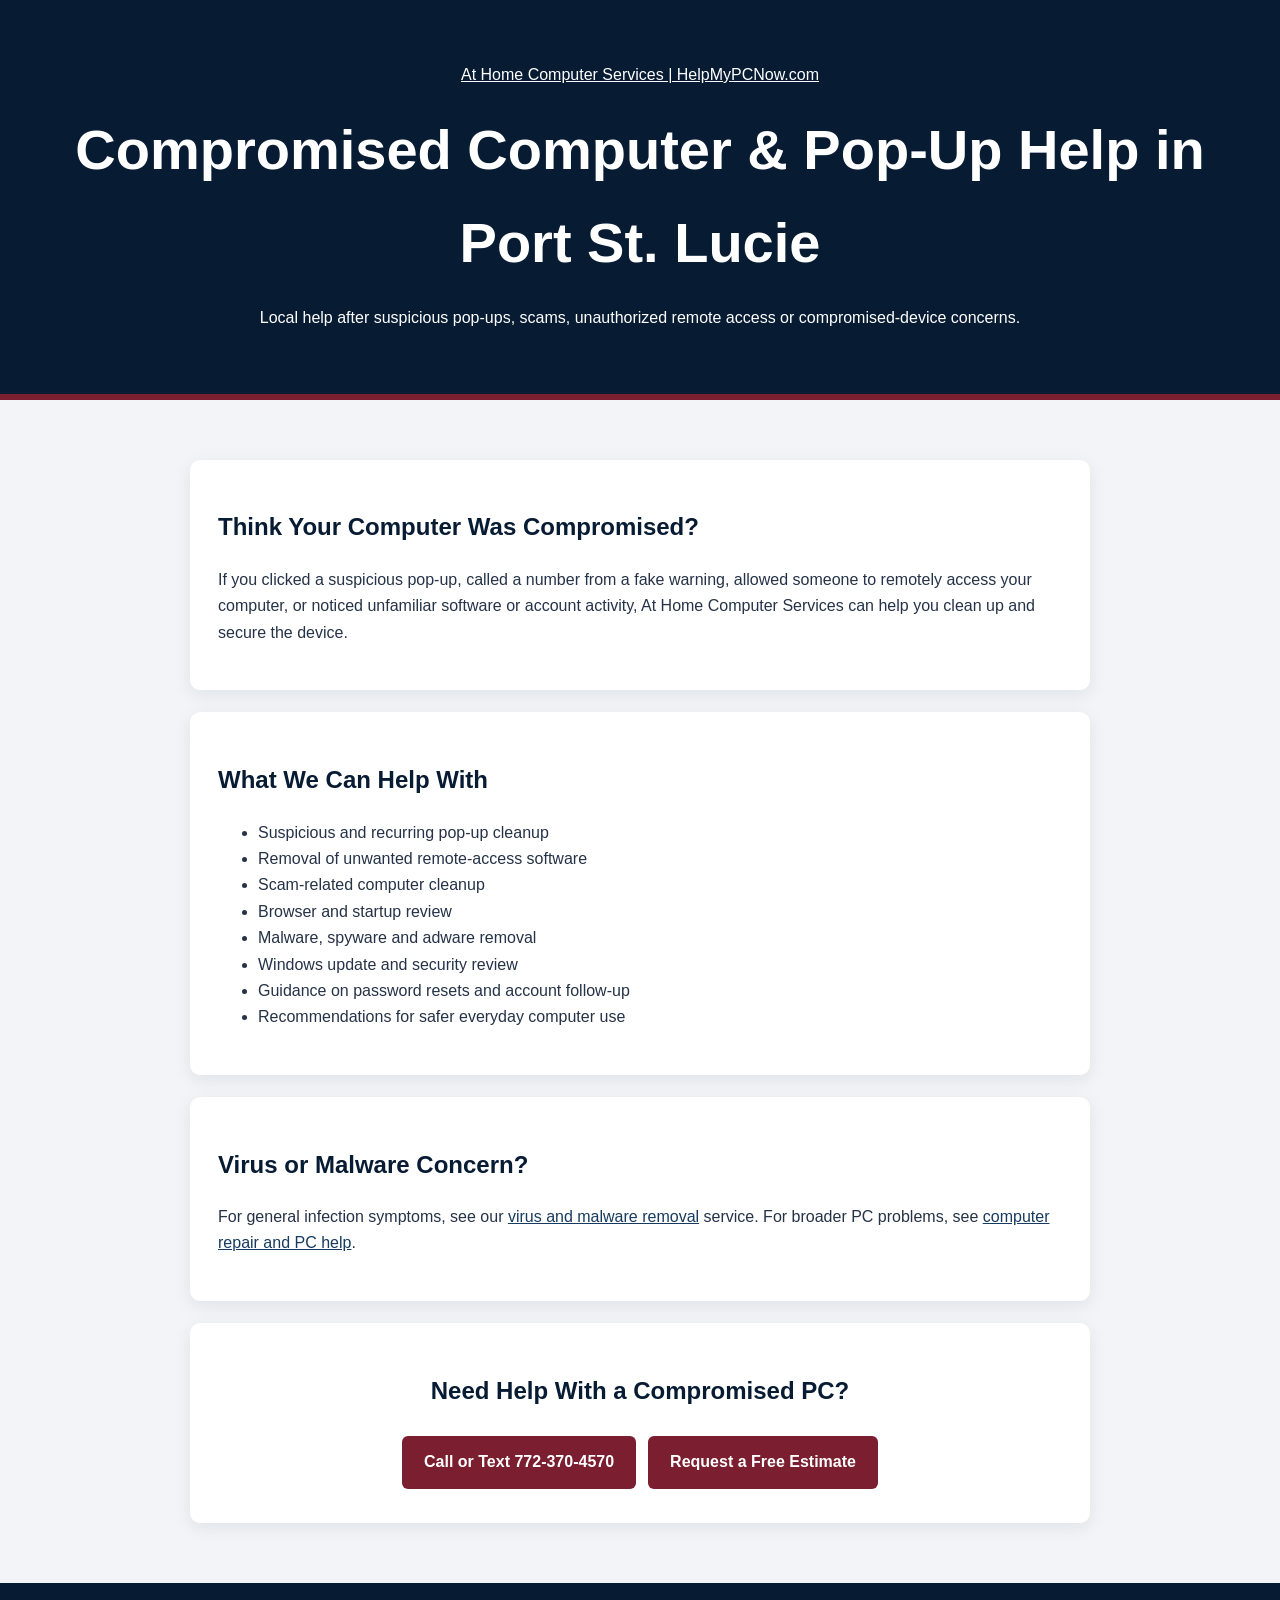
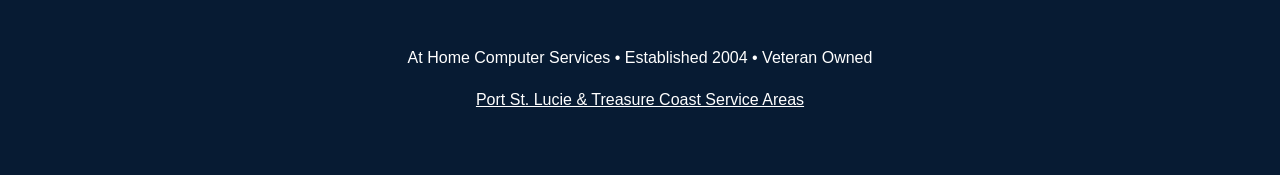
<file: services/compromised-computer-help/index.html>
<!DOCTYPE html><html lang="en"><head>
  <!-- Google tag (gtag.js) -->
  <script async src="https://www.googletagmanager.com/gtag/js?id=G-J7BKQBP8V1"></script>
  <script>
    window.dataLayer = window.dataLayer || [];
    function gtag(){dataLayer.push(arguments);}
    gtag('js', new Date());
    gtag('config', 'G-J7BKQBP8V1');
  </script>
<meta charset="UTF-8"><meta name="viewport" content="width=device-width,initial-scale=1"><title>Compromised Computer & Pop-Up Help Port St. Lucie | At Home Computer Services</title><meta name="description" content="Help for compromised computers, suspicious pop-ups, scam software, unauthorized remote access and hacked-PC concerns in Port St. Lucie. Call At Home Computer Services."><meta name="robots" content="index, follow, max-image-preview:large"><link rel="canonical" href="https://helpmypcnow.com/services/compromised-computer-help/"><link rel="icon" href="../../logo.png"><style>body{margin:0;font-family:Arial,sans-serif;color:#253247;background:#f2f4f7;line-height:1.65}header,footer{background:#071b33;color:#fff;text-align:center;padding:46px 20px}header{border-bottom:6px solid #7b1e2f}main{max-width:900px;margin:auto;padding:38px 20px}h1{font-size:clamp(34px,6vw,56px);margin:0 0 12px}h2{color:#071b33}.box{background:#fff;padding:28px;border-radius:10px;margin:22px 0;box-shadow:0 5px 18px rgba(7,27,51,.08)}a{color:#173b5e}.btn{display:inline-block;background:#7b1e2f;color:#fff;text-decoration:none;font-weight:700;padding:13px 22px;border-radius:6px;margin:6px}</style><script type="application/ld+json">{"@context":"https://schema.org","@type":"Service","name":"Compromised Computer and Pop-Up Help","serviceType":["Compromised computer cleanup","Scam pop-up cleanup","Unauthorized remote access cleanup","Computer security cleanup"],"url":"https://helpmypcnow.com/services/compromised-computer-help/","provider":{"@id":"https://helpmypcnow.com/#business","@type":["LocalBusiness","ProfessionalService"],"name":"At Home Computer Services","alternateName":"Help My PC Now","url":"https://helpmypcnow.com/","telephone":"+1-772-621-9600"},"areaServed":{"@type":"City","name":"Port St. Lucie"}}</script></head><body><header><p><a href="/" style="color:white">At Home Computer Services | HelpMyPCNow.com</a></p><h1>Compromised Computer & Pop-Up Help in Port St. Lucie</h1><p>Local help after suspicious pop-ups, scams, unauthorized remote access or compromised-device concerns.</p></header><main><section class="box"><h2>Think Your Computer Was Compromised?</h2><p>If you clicked a suspicious pop-up, called a number from a fake warning, allowed someone to remotely access your computer, or noticed unfamiliar software or account activity, At Home Computer Services can help you clean up and secure the device.</p></section><section class="box"><h2>What We Can Help With</h2><ul><li>Suspicious and recurring pop-up cleanup</li><li>Removal of unwanted remote-access software</li><li>Scam-related computer cleanup</li><li>Browser and startup review</li><li>Malware, spyware and adware removal</li><li>Windows update and security review</li><li>Guidance on password resets and account follow-up</li><li>Recommendations for safer everyday computer use</li></ul></section><section class="box"><h2>Virus or Malware Concern?</h2><p>For general infection symptoms, see our <a href="/services/virus-malware-removal/">virus and malware removal</a> service. For broader PC problems, see <a href="/services/computer-repair/">computer repair and PC help</a>.</p></section><section class="box" style="text-align:center"><h2>Need Help With a Compromised PC?</h2><a class="btn" href="tel:7723704570">Call or Text 772-370-4570</a><a class="btn" href="/#estimate">Request a Free Estimate</a></section></main><footer><p>At Home Computer Services • Established 2004 • Veteran Owned</p><p><a href="/service-areas/" style="color:white">Port St. Lucie & Treasure Coast Service Areas</a></p></footer></body></html>
</file>
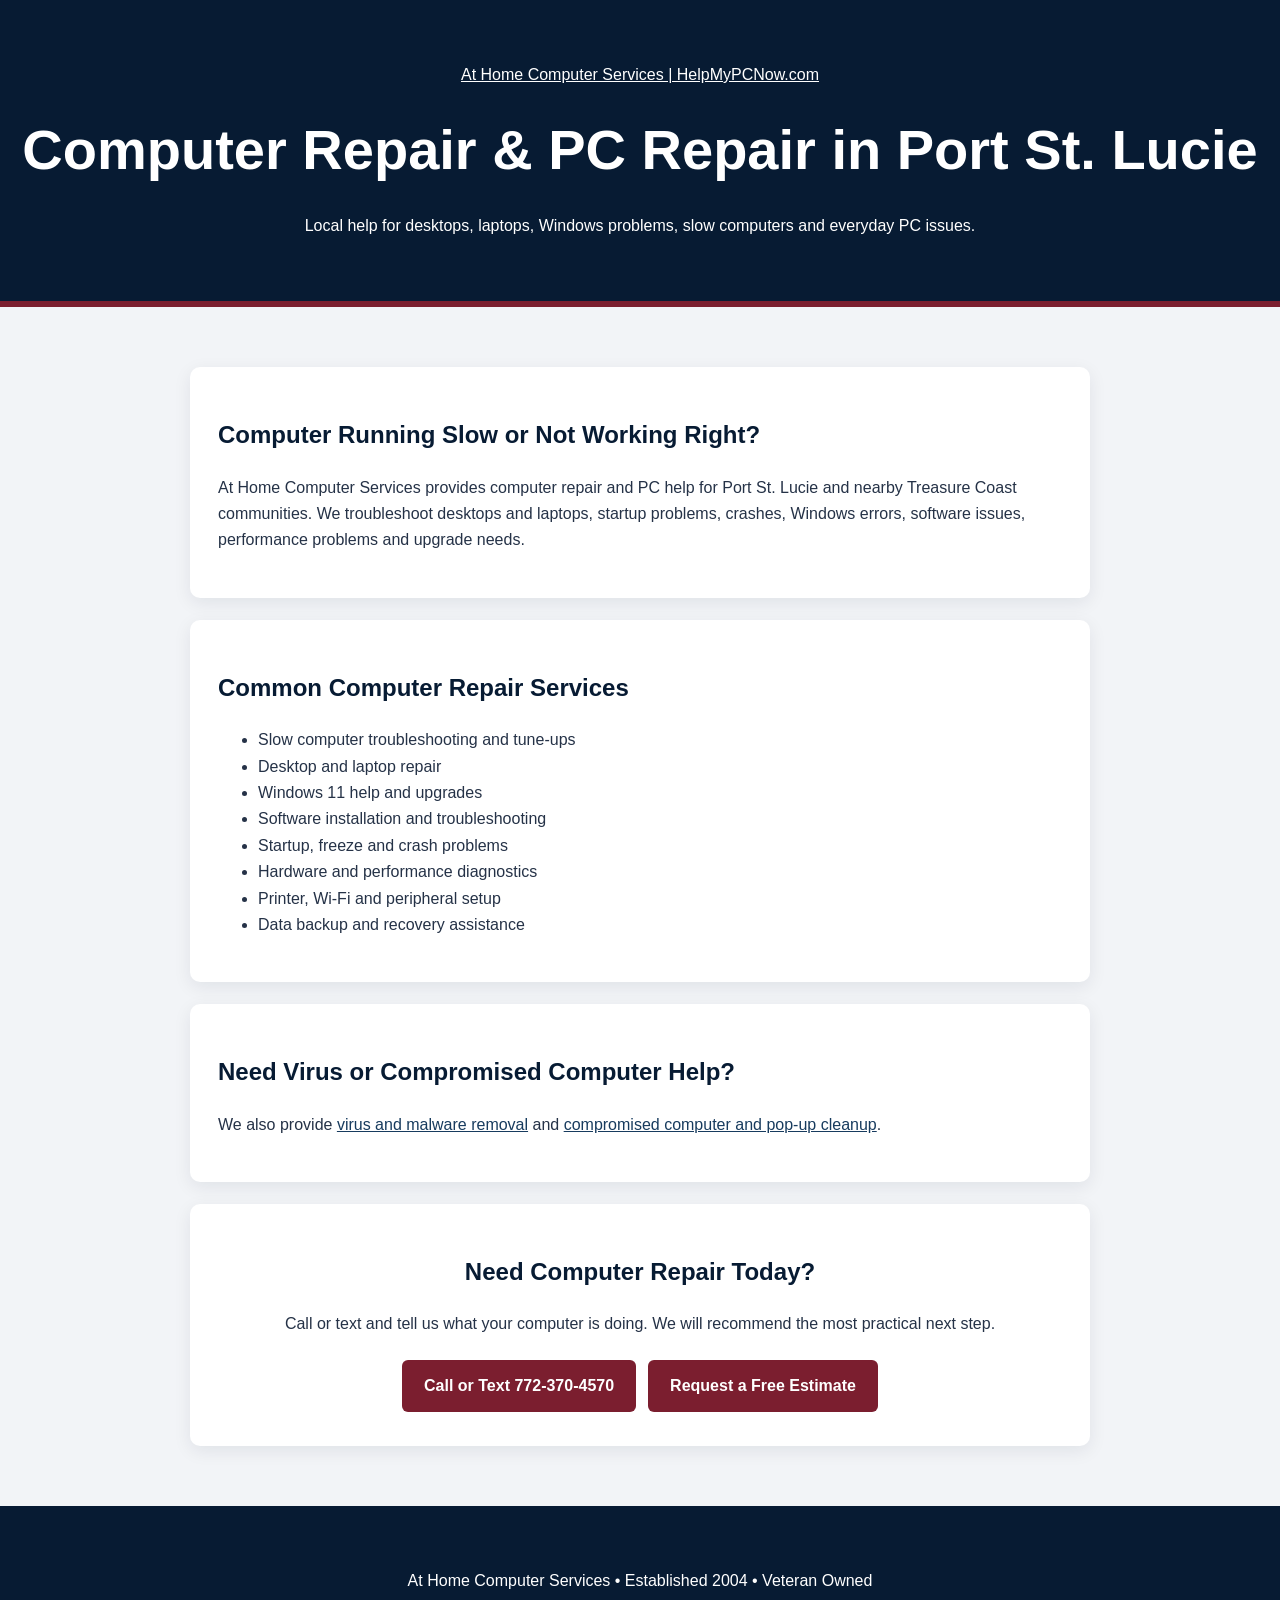
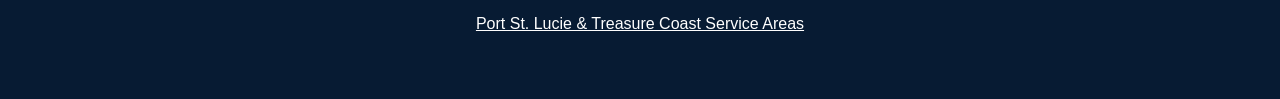
<file: services/computer-repair/index.html>
<!DOCTYPE html><html lang="en"><head>
  <!-- Google Analytics 4 -->
  <script async src="https://www.googletagmanager.com/gtag/js?id=G-J7BKQBP8V1"></script>
  <script>
    window.dataLayer = window.dataLayer || [];
    function gtag(){dataLayer.push(arguments);}
    gtag('js', new Date());
    gtag('config', 'G-J7BKQBP8V1');
  </script>
<meta charset="UTF-8"><meta name="viewport" content="width=device-width,initial-scale=1"><title>Computer Repair & PC Repair Port St. Lucie | At Home Computer Services</title><meta name="description" content="Computer repair and PC repair in Port St. Lucie for slow computers, Windows problems, laptops, desktops, upgrades, tune-ups and troubleshooting. Call At Home Computer Services."><meta name="robots" content="index, follow, max-image-preview:large"><link rel="canonical" href="https://helpmypcnow.com/services/computer-repair/"><link rel="icon" href="../../logo.png"><style>body{margin:0;font-family:Arial,sans-serif;color:#253247;background:#f2f4f7;line-height:1.65}header,footer{background:#071b33;color:#fff;text-align:center;padding:46px 20px}header{border-bottom:6px solid #7b1e2f}main{max-width:900px;margin:auto;padding:38px 20px}h1{font-size:clamp(34px,6vw,56px);margin:0 0 12px}h2{color:#071b33}.box{background:#fff;padding:28px;border-radius:10px;margin:22px 0;box-shadow:0 5px 18px rgba(7,27,51,.08)}a{color:#173b5e}.btn{display:inline-block;background:#7b1e2f;color:#fff;text-decoration:none;font-weight:700;padding:13px 22px;border-radius:6px;margin:6px}</style><script type="application/ld+json">{"@context":"https://schema.org","@type":"Service","name":"Computer Repair and PC Repair","serviceType":"Computer repair","url":"https://helpmypcnow.com/services/computer-repair/","provider":{"@id":"https://helpmypcnow.com/#business","@type":["LocalBusiness","ProfessionalService"],"name":"At Home Computer Services","alternateName":"Help My PC Now","url":"https://helpmypcnow.com/","telephone":"+1-772-621-9600"},"areaServed":{"@type":"City","name":"Port St. Lucie"}}</script></head><body><header><p><a href="/" style="color:white">At Home Computer Services | HelpMyPCNow.com</a></p><h1>Computer Repair & PC Repair in Port St. Lucie</h1><p>Local help for desktops, laptops, Windows problems, slow computers and everyday PC issues.</p></header><main><section class="box"><h2>Computer Running Slow or Not Working Right?</h2><p>At Home Computer Services provides computer repair and PC help for Port St. Lucie and nearby Treasure Coast communities. We troubleshoot desktops and laptops, startup problems, crashes, Windows errors, software issues, performance problems and upgrade needs.</p></section><section class="box"><h2>Common Computer Repair Services</h2><ul><li>Slow computer troubleshooting and tune-ups</li><li>Desktop and laptop repair</li><li>Windows 11 help and upgrades</li><li>Software installation and troubleshooting</li><li>Startup, freeze and crash problems</li><li>Hardware and performance diagnostics</li><li>Printer, Wi-Fi and peripheral setup</li><li>Data backup and recovery assistance</li></ul></section><section class="box"><h2>Need Virus or Compromised Computer Help?</h2><p>We also provide <a href="/services/virus-malware-removal/">virus and malware removal</a> and <a href="/services/compromised-computer-help/">compromised computer and pop-up cleanup</a>.</p></section><section class="box" style="text-align:center"><h2>Need Computer Repair Today?</h2><p>Call or text and tell us what your computer is doing. We will recommend the most practical next step.</p><a class="btn" href="tel:7723704570">Call or Text 772-370-4570</a><a class="btn" href="/#estimate">Request a Free Estimate</a></section></main><footer><p>At Home Computer Services • Established 2004 • Veteran Owned</p><p><a href="/service-areas/" style="color:white">Port St. Lucie & Treasure Coast Service Areas</a></p></footer></body></html>
</file>
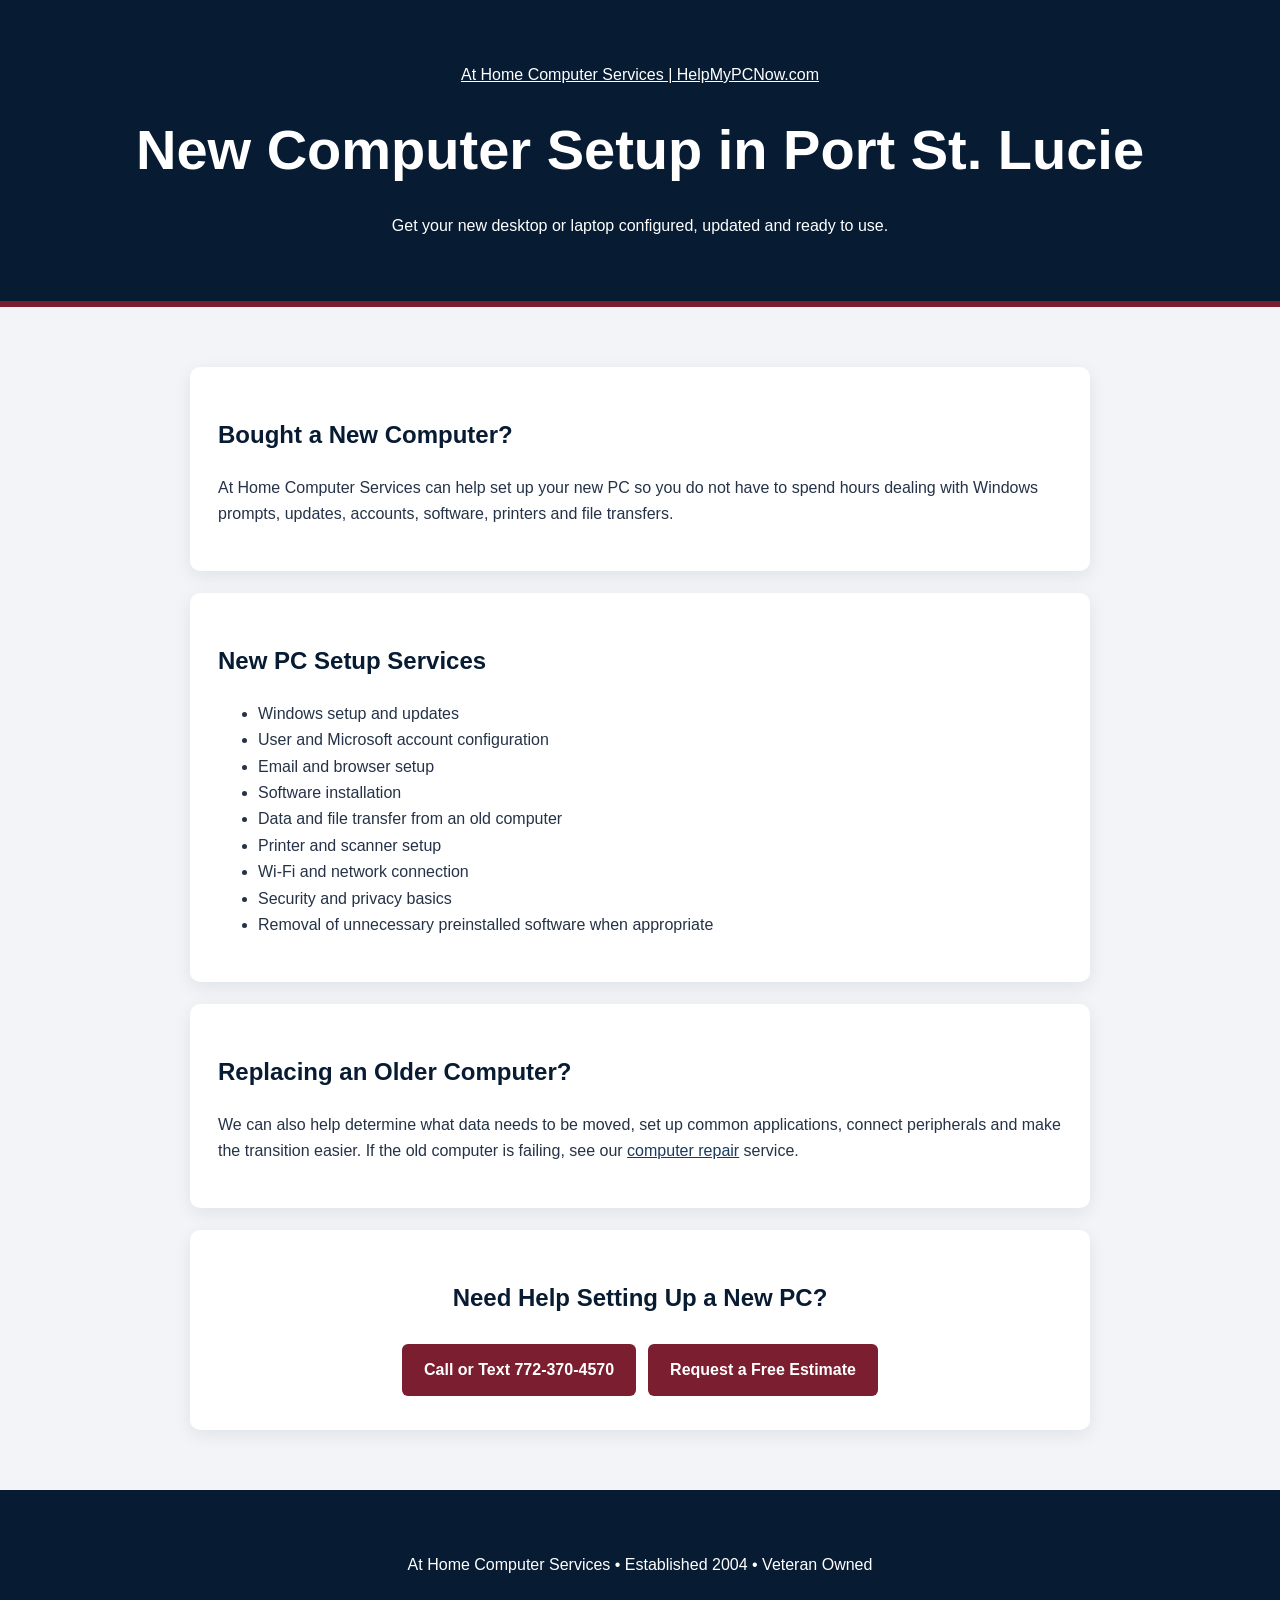
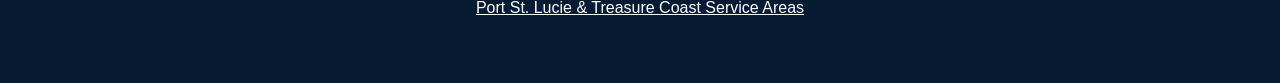
<file: services/new-computer-setup/index.html>
<!DOCTYPE html><html lang="en"><head>
  <!-- Google tag (gtag.js) -->
  <script async src="https://www.googletagmanager.com/gtag/js?id=G-J7BKQBP8V1"></script>
  <script>
    window.dataLayer = window.dataLayer || [];
    function gtag(){dataLayer.push(arguments);}
    gtag('js', new Date());
    gtag('config', 'G-J7BKQBP8V1');
  </script>
<meta charset="UTF-8"><meta name="viewport" content="width=device-width,initial-scale=1"><title>New Computer Setup Port St. Lucie | At Home Computer Services</title><meta name="description" content="New computer setup in Port St. Lucie including Windows updates, software installation, data transfer, printer setup, email, security basics and personalization."><meta name="robots" content="index, follow, max-image-preview:large"><link rel="canonical" href="https://helpmypcnow.com/services/new-computer-setup/"><link rel="icon" href="../../logo.png"><style>body{margin:0;font-family:Arial,sans-serif;color:#253247;background:#f2f4f7;line-height:1.65}header,footer{background:#071b33;color:#fff;text-align:center;padding:46px 20px}header{border-bottom:6px solid #7b1e2f}main{max-width:900px;margin:auto;padding:38px 20px}h1{font-size:clamp(34px,6vw,56px);margin:0 0 12px}h2{color:#071b33}.box{background:#fff;padding:28px;border-radius:10px;margin:22px 0;box-shadow:0 5px 18px rgba(7,27,51,.08)}a{color:#173b5e}.btn{display:inline-block;background:#7b1e2f;color:#fff;text-decoration:none;font-weight:700;padding:13px 22px;border-radius:6px;margin:6px}</style><script type="application/ld+json">{"@context":"https://schema.org","@type":"Service","name":"New Computer Setup","serviceType":["New computer setup","PC setup","Windows setup","Data transfer","Printer setup"],"url":"https://helpmypcnow.com/services/new-computer-setup/","provider":{"@id":"https://helpmypcnow.com/#business","@type":["LocalBusiness","ProfessionalService"],"name":"At Home Computer Services","alternateName":"Help My PC Now","url":"https://helpmypcnow.com/","telephone":"+1-772-621-9600"},"areaServed":{"@type":"City","name":"Port St. Lucie"}}</script></head><body><header><p><a href="/" style="color:white">At Home Computer Services | HelpMyPCNow.com</a></p><h1>New Computer Setup in Port St. Lucie</h1><p>Get your new desktop or laptop configured, updated and ready to use.</p></header><main><section class="box"><h2>Bought a New Computer?</h2><p>At Home Computer Services can help set up your new PC so you do not have to spend hours dealing with Windows prompts, updates, accounts, software, printers and file transfers.</p></section><section class="box"><h2>New PC Setup Services</h2><ul><li>Windows setup and updates</li><li>User and Microsoft account configuration</li><li>Email and browser setup</li><li>Software installation</li><li>Data and file transfer from an old computer</li><li>Printer and scanner setup</li><li>Wi-Fi and network connection</li><li>Security and privacy basics</li><li>Removal of unnecessary preinstalled software when appropriate</li></ul></section><section class="box"><h2>Replacing an Older Computer?</h2><p>We can also help determine what data needs to be moved, set up common applications, connect peripherals and make the transition easier. If the old computer is failing, see our <a href="/services/computer-repair/">computer repair</a> service.</p></section><section class="box" style="text-align:center"><h2>Need Help Setting Up a New PC?</h2><a class="btn" href="tel:7723704570">Call or Text 772-370-4570</a><a class="btn" href="/#estimate">Request a Free Estimate</a></section></main><footer><p>At Home Computer Services • Established 2004 • Veteran Owned</p><p><a href="/service-areas/" style="color:white">Port St. Lucie & Treasure Coast Service Areas</a></p></footer></body></html>
</file>
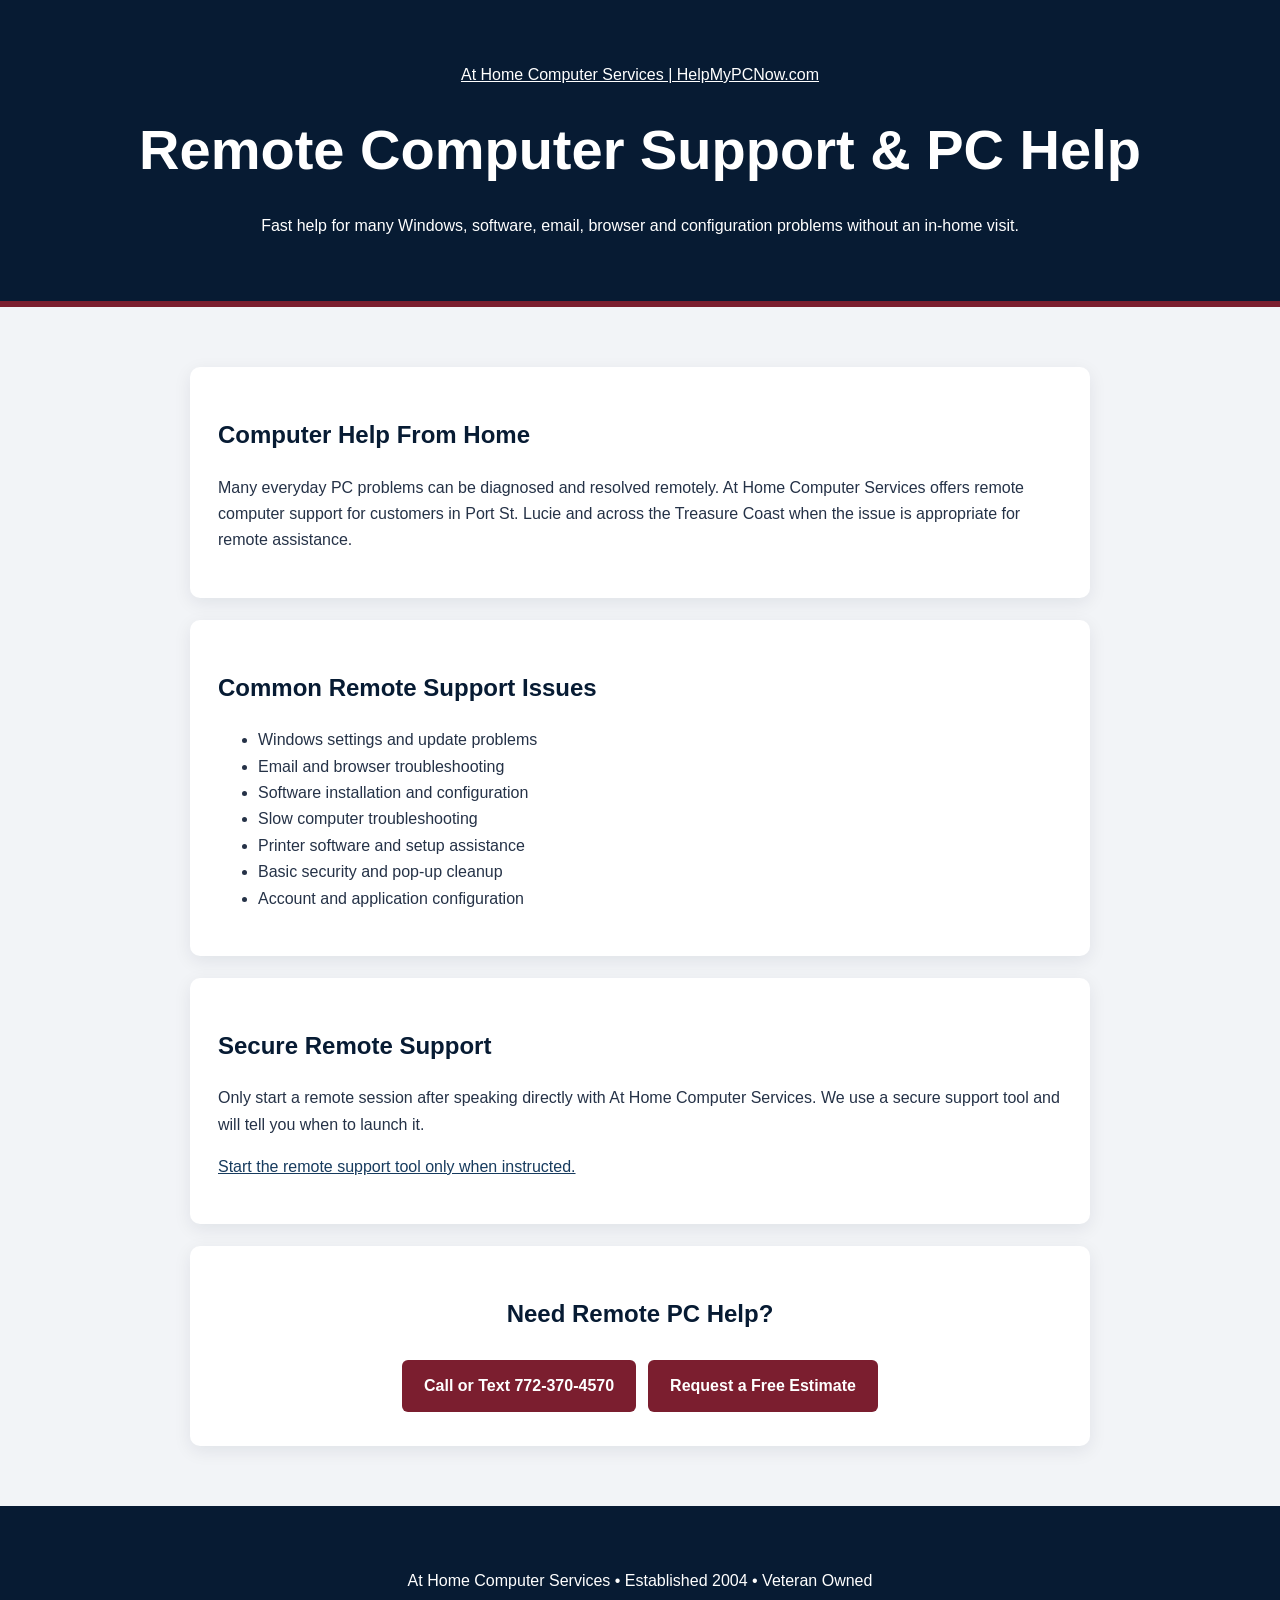
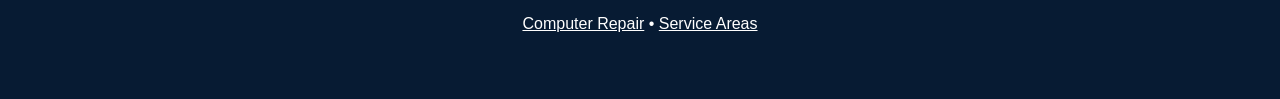
<file: services/remote-computer-support/index.html>
<!DOCTYPE html><html lang="en"><head>
  <!-- Google tag (gtag.js) -->
  <script async src="https://www.googletagmanager.com/gtag/js?id=G-J7BKQBP8V1"></script>
  <script>
    window.dataLayer = window.dataLayer || [];
    function gtag(){dataLayer.push(arguments);}
    gtag('js', new Date());
    gtag('config', 'G-J7BKQBP8V1');
  </script>
<meta charset="UTF-8"><meta name="viewport" content="width=device-width,initial-scale=1"><title>Remote Computer Support Port St. Lucie | At Home Computer Services</title><meta name="description" content="Remote computer support and PC help for Port St. Lucie customers. Get help with Windows, email, browsers, software, settings and common computer problems."><meta name="robots" content="index, follow, max-image-preview:large"><link rel="canonical" href="https://helpmypcnow.com/services/remote-computer-support/"><link rel="icon" href="../../logo.png"><style>body{margin:0;font-family:Arial,sans-serif;color:#253247;background:#f2f4f7;line-height:1.65}header,footer{background:#071b33;color:#fff;text-align:center;padding:46px 20px}header{border-bottom:6px solid #7b1e2f}main{max-width:900px;margin:auto;padding:38px 20px}h1{font-size:clamp(34px,6vw,56px);margin:0 0 12px}h2{color:#071b33}.box{background:#fff;padding:28px;border-radius:10px;margin:22px 0;box-shadow:0 5px 18px rgba(7,27,51,.08)}a{color:#173b5e}.btn{display:inline-block;background:#7b1e2f;color:#fff;text-decoration:none;font-weight:700;padding:13px 22px;border-radius:6px;margin:6px}</style><script type="application/ld+json">{"@context":"https://schema.org","@type":"Service","name":"Remote Computer Support","serviceType":["Remote computer support","Remote PC help","Windows support","Software troubleshooting"],"url":"https://helpmypcnow.com/services/remote-computer-support/","provider":{"@id":"https://helpmypcnow.com/#business","@type":["LocalBusiness","ProfessionalService"],"name":"At Home Computer Services","alternateName":"Help My PC Now","url":"https://helpmypcnow.com/","telephone":"+1-772-621-9600"},"areaServed":{"@type":"Place","name":"Treasure Coast, Florida"}}</script></head><body><header><p><a href="/" style="color:white">At Home Computer Services | HelpMyPCNow.com</a></p><h1>Remote Computer Support & PC Help</h1><p>Fast help for many Windows, software, email, browser and configuration problems without an in-home visit.</p></header><main><section class="box"><h2>Computer Help From Home</h2><p>Many everyday PC problems can be diagnosed and resolved remotely. At Home Computer Services offers remote computer support for customers in Port St. Lucie and across the Treasure Coast when the issue is appropriate for remote assistance.</p></section><section class="box"><h2>Common Remote Support Issues</h2><ul><li>Windows settings and update problems</li><li>Email and browser troubleshooting</li><li>Software installation and configuration</li><li>Slow computer troubleshooting</li><li>Printer software and setup assistance</li><li>Basic security and pop-up cleanup</li><li>Account and application configuration</li></ul></section><section class="box"><h2>Secure Remote Support</h2><p>Only start a remote session after speaking directly with At Home Computer Services. We use a secure support tool and will tell you when to launch it.</p><p><a href="https://sos.splashtop.com" target="_blank" rel="noopener noreferrer">Start the remote support tool only when instructed.</a></p></section><section class="box" style="text-align:center"><h2>Need Remote PC Help?</h2><a class="btn" href="tel:7723704570">Call or Text 772-370-4570</a><a class="btn" href="/#estimate">Request a Free Estimate</a></section></main><footer><p>At Home Computer Services • Established 2004 • Veteran Owned</p><p><a href="/services/computer-repair/" style="color:white">Computer Repair</a> • <a href="/service-areas/" style="color:white">Service Areas</a></p></footer></body></html>
</file>
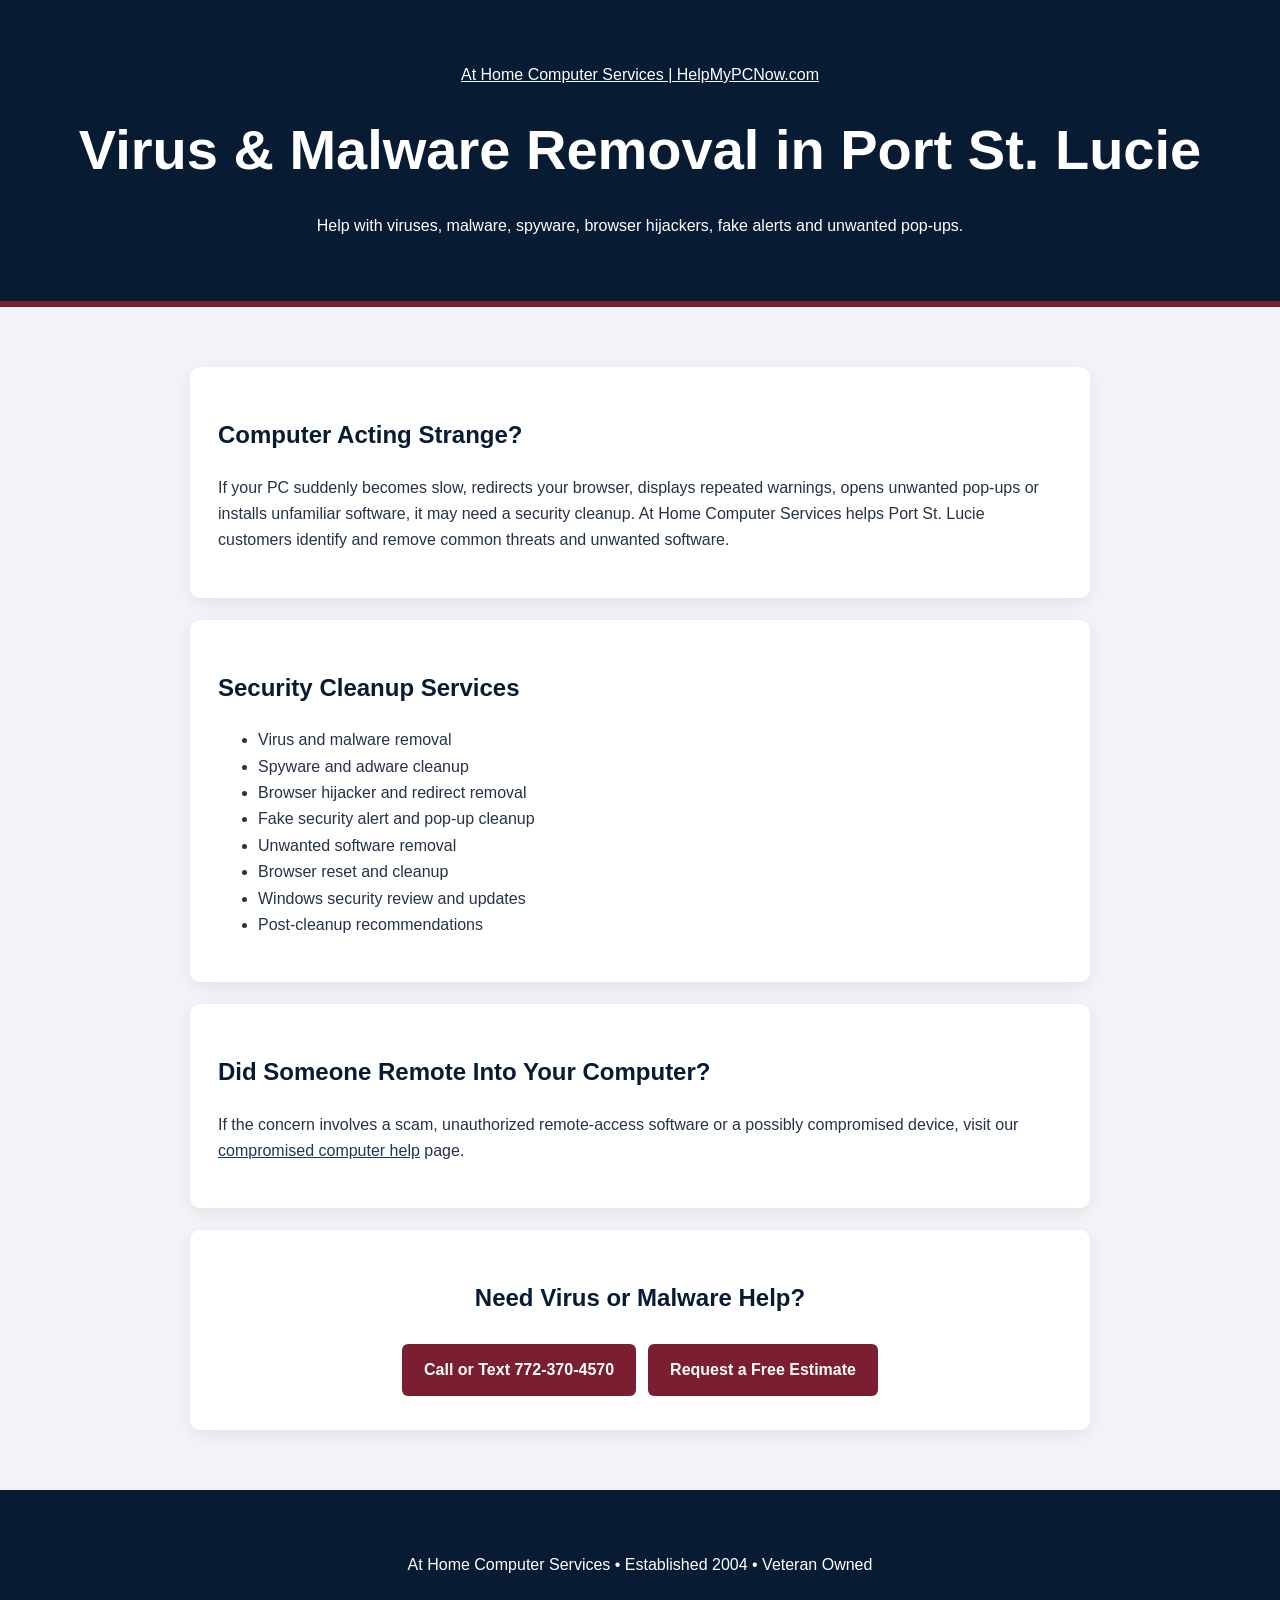
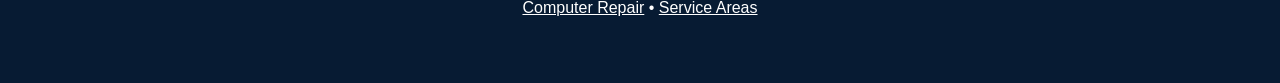
<file: services/virus-malware-removal/index.html>
<!DOCTYPE html><html lang="en"><head>
  <!-- Google tag (gtag.js) -->
  <script async src="https://www.googletagmanager.com/gtag/js?id=G-J7BKQBP8V1"></script>
  <script>
    window.dataLayer = window.dataLayer || [];
    function gtag(){dataLayer.push(arguments);}
    gtag('js', new Date());
    gtag('config', 'G-J7BKQBP8V1');
  </script>
<meta charset="UTF-8"><meta name="viewport" content="width=device-width,initial-scale=1"><title>Virus & Malware Removal Port St. Lucie | At Home Computer Services</title><meta name="description" content="Virus removal, malware removal, spyware cleanup, browser hijacker removal and fake pop-up cleanup in Port St. Lucie. Local computer security help from At Home Computer Services."><meta name="robots" content="index, follow, max-image-preview:large"><link rel="canonical" href="https://helpmypcnow.com/services/virus-malware-removal/"><link rel="icon" href="../../logo.png"><style>body{margin:0;font-family:Arial,sans-serif;color:#253247;background:#f2f4f7;line-height:1.65}header,footer{background:#071b33;color:#fff;text-align:center;padding:46px 20px}header{border-bottom:6px solid #7b1e2f}main{max-width:900px;margin:auto;padding:38px 20px}h1{font-size:clamp(34px,6vw,56px);margin:0 0 12px}h2{color:#071b33}.box{background:#fff;padding:28px;border-radius:10px;margin:22px 0;box-shadow:0 5px 18px rgba(7,27,51,.08)}a{color:#173b5e}.btn{display:inline-block;background:#7b1e2f;color:#fff;text-decoration:none;font-weight:700;padding:13px 22px;border-radius:6px;margin:6px}</style><script type="application/ld+json">{"@context":"https://schema.org","@type":"Service","name":"Virus and Malware Removal","serviceType":["Virus removal","Malware removal","Spyware removal","Browser hijacker cleanup"],"url":"https://helpmypcnow.com/services/virus-malware-removal/","provider":{"@id":"https://helpmypcnow.com/#business","@type":["LocalBusiness","ProfessionalService"],"name":"At Home Computer Services","alternateName":"Help My PC Now","url":"https://helpmypcnow.com/","telephone":"+1-772-621-9600"},"areaServed":{"@type":"City","name":"Port St. Lucie"}}</script></head><body><header><p><a href="/" style="color:white">At Home Computer Services | HelpMyPCNow.com</a></p><h1>Virus & Malware Removal in Port St. Lucie</h1><p>Help with viruses, malware, spyware, browser hijackers, fake alerts and unwanted pop-ups.</p></header><main><section class="box"><h2>Computer Acting Strange?</h2><p>If your PC suddenly becomes slow, redirects your browser, displays repeated warnings, opens unwanted pop-ups or installs unfamiliar software, it may need a security cleanup. At Home Computer Services helps Port St. Lucie customers identify and remove common threats and unwanted software.</p></section><section class="box"><h2>Security Cleanup Services</h2><ul><li>Virus and malware removal</li><li>Spyware and adware cleanup</li><li>Browser hijacker and redirect removal</li><li>Fake security alert and pop-up cleanup</li><li>Unwanted software removal</li><li>Browser reset and cleanup</li><li>Windows security review and updates</li><li>Post-cleanup recommendations</li></ul></section><section class="box"><h2>Did Someone Remote Into Your Computer?</h2><p>If the concern involves a scam, unauthorized remote-access software or a possibly compromised device, visit our <a href="/services/compromised-computer-help/">compromised computer help</a> page.</p></section><section class="box" style="text-align:center"><h2>Need Virus or Malware Help?</h2><a class="btn" href="tel:7723704570">Call or Text 772-370-4570</a><a class="btn" href="/#estimate">Request a Free Estimate</a></section></main><footer><p>At Home Computer Services • Established 2004 • Veteran Owned</p><p><a href="/services/computer-repair/" style="color:white">Computer Repair</a> • <a href="/service-areas/" style="color:white">Service Areas</a></p></footer></body></html>
</file>
<file: style.css>
* {
  box-sizing: border-box;
}

html {
  scroll-behavior: smooth;
}

body {
  margin: 0;
  font-family: "Segoe UI", Arial, Helvetica, sans-serif;
  background-color: #f2f4f7;
  color: #253247;
  line-height: 1.5;
}

.skip-link {
  position: absolute;
  left: 12px;
  top: -60px;
  z-index: 2000;
  background: #fff;
  color: #111;
  padding: 10px 14px;
  border-radius: 6px;
  font-weight: bold;
}

.skip-link:focus {
  top: 12px;
}

/* FLOATING BUTTONS */
.floating-text,
.floating-call {
  position: fixed;
  right: 20px;
  z-index: 999;
  padding: 14px 20px;
  border-radius: 50px;
  color: white;
  text-decoration: none;
  font-weight: bold;
  box-shadow: 0 4px 12px rgba(0,0,0,0.25);
}

.floating-text {
  bottom: 90px;
  background: #176b2c;
}

.floating-call {
  bottom: 25px;
  background: #7b1e2f;
}

/* HERO */
.hero {
  background: linear-gradient(135deg, #071b33, #173b5e);
  border-bottom: 6px solid #9b1c31;
  color: white;
  text-align: center;
  padding: 55px 20px 40px;
}

.hero-content {
  max-width: 950px;
  margin: 0 auto;
}

.hero-logo {
  width: 130px;
  max-width: 40%;
  height: auto;
  margin-bottom: 14px;
}

.hero h1 {
  font-size: 56px;
  line-height: 1.1;
  margin: 0 0 8px;
}

.company-name {
  font-size: 20px;
  margin: 0 0 10px;
  opacity: 0.95;
}

.subtitle {
  font-size: 23px;
  margin: 0 0 18px;
}

.trust-line {
  font-size: 18px;
  font-weight: bold;
  margin: 0 0 24px;
}

.hero-buttons {
  display: flex;
  justify-content: center;
  gap: 14px;
  flex-wrap: wrap;
}

/* BUTTONS */
.btn {
  display: inline-block;
  padding: 13px 26px;
  border-radius: 6px;
  text-decoration: none;
  font-weight: bold;
  transition: 0.3s;
}

.btn.primary {
  background: white;
  color: #7b1e2f;
}

.btn.secondary {
  background: #253247;
  color: white;
}

.btn.remote {
  background: #1f5d8f;
  color: white;
}

.google-review-btn {
  background: #176b2c;
  color: white;
}

.btn:hover,
.btn:focus-visible,
.floating-text:hover,
.floating-call:hover,
.floating-text:focus-visible,
.floating-call:focus-visible {
  opacity: 0.9;
}

/* GENERAL */
main {
  display: block;
}

section {
  max-width: 1100px;
  margin: 0 auto;
  padding: 18px 20px 26px;
}

h2 {
  text-align: center;
  font-size: 32px;
  margin: 0 0 18px;
}

/* PROFESSIONAL SERVICES BANNER */
.professional-services-banner {
  max-width: none;
  background: #e9eef4;
  border-bottom: 1px solid #d1d9e3;
  padding-top: 30px;
  padding-bottom: 34px;
}

.professional-services-banner h2 {
  color: #071b33;
}

.professional-services-banner .btn.secondary {
  background: #7b1e2f;
}

/* INTRO */
.intro p,
.section-text {
  max-width: 850px;
  margin: 0 auto;
  text-align: center;
  font-size: 18px;
}

/* SERVICES */
.grid {
  display: grid;
  grid-template-columns: repeat(auto-fit, minmax(245px, 1fr));
  gap: 18px;
  margin-top: 20px;
}

.card {
  background: white;
  border-top: 3px solid #173b5e;
  padding: 22px;
  border-radius: 10px;
  box-shadow: 0 4px 14px rgba(0,0,0,0.08);
  transition: 0.3s;
}

.card:hover {
  transform: translateY(-4px);
}

.card h3 {
  color: #7b1e2f;
  margin: 0 0 8px;
}

.card p {
  margin: 0;
}

/* REVIEWS */
.review-grid {
  display: grid;
  grid-template-columns: repeat(auto-fit, minmax(280px, 1fr));
  gap: 18px;
  margin-top: 20px;
}

.review-card {
  background: white;
  border-left: 4px solid #9b1c31;
  padding: 22px;
  border-radius: 10px;
  box-shadow: 0 4px 14px rgba(0,0,0,0.08);
}

.stars {
  font-size: 20px;
  margin-bottom: 10px;
}

.review-card p {
  margin: 0;
}

.review-card .reviewer {
  margin: 16px 0 0;
  color: #7b1e2f;
  font-weight: bold;
}

.review-button-wrap {
  text-align: center;
  margin-top: 24px;
}

/* WHY */
.why-box {
  background: white;
  max-width: 700px;
  margin: 18px auto 0;
  padding: 24px;
  border-radius: 10px;
  box-shadow: 0 4px 14px rgba(0,0,0,0.08);
  font-size: 18px;
}

.why-box p {
  margin: 8px 0;
}

/* REMOTE SUPPORT */
.remote-support {
  text-align: center;
}

.remote-support p {
  max-width: 800px;
  margin: 0 auto 14px;
}

.note {
  color: #7b1e2f;
  font-weight: bold;
}

/* FORM */
form {
  background: white;
  max-width: 700px;
  margin: 22px auto 0;
  padding: 28px;
  border-radius: 10px;
  box-shadow: 0 4px 14px rgba(0,0,0,0.08);
}

input,
textarea {
  width: 100%;
  padding: 14px;
  margin-bottom: 14px;
  border: 1px solid #aaa;
  border-radius: 8px;
  font-size: 16px;
}

input:focus,
textarea:focus,
button:focus-visible,
a:focus-visible {
  outline: 3px solid #111;
  outline-offset: 2px;
}

textarea {
  min-height: 130px;
}

button {
  background: #7b1e2f;
  color: white;
  border: none;
  padding: 14px 26px;
  border-radius: 8px;
  font-size: 16px;
  font-weight: bold;
  cursor: pointer;
}

button:hover {
  opacity: 0.9;
}

/* CONTACT */
.contact {
  text-align: center;
}

.contact p {
  margin: 8px 0;
}

.contact a {
  color: #7b1e2f;
  text-decoration: none;
  font-weight: bold;
}

/* FOOTER */
footer {
  background: #071b33;
  color: white;
  text-align: center;
  padding: 22px 20px;
}

footer p {
  margin: 6px 0;
}

/* MOBILE */
@media (max-width: 768px) {
  .hero {
    padding: 45px 20px 35px;
  }

  .hero-logo {
    width: 105px;
    max-width: 45%;
  }

  .hero h1 {
    font-size: 40px;
  }

  .company-name {
    font-size: 17px;
  }

  .subtitle {
    font-size: 19px;
  }

  .trust-line {
    font-size: 15px;
  }

  section {
    padding: 14px 18px 22px;
  }

  h2 {
    font-size: 27px;
  }

  .hero-buttons {
    flex-direction: column;
    align-items: center;
  }

  .btn {
    width: 90%;
    max-width: 320px;
    text-align: center;
  }

  .floating-text,
  .floating-call {
    right: 15px;
    padding: 12px 18px;
  }
}
</file>
